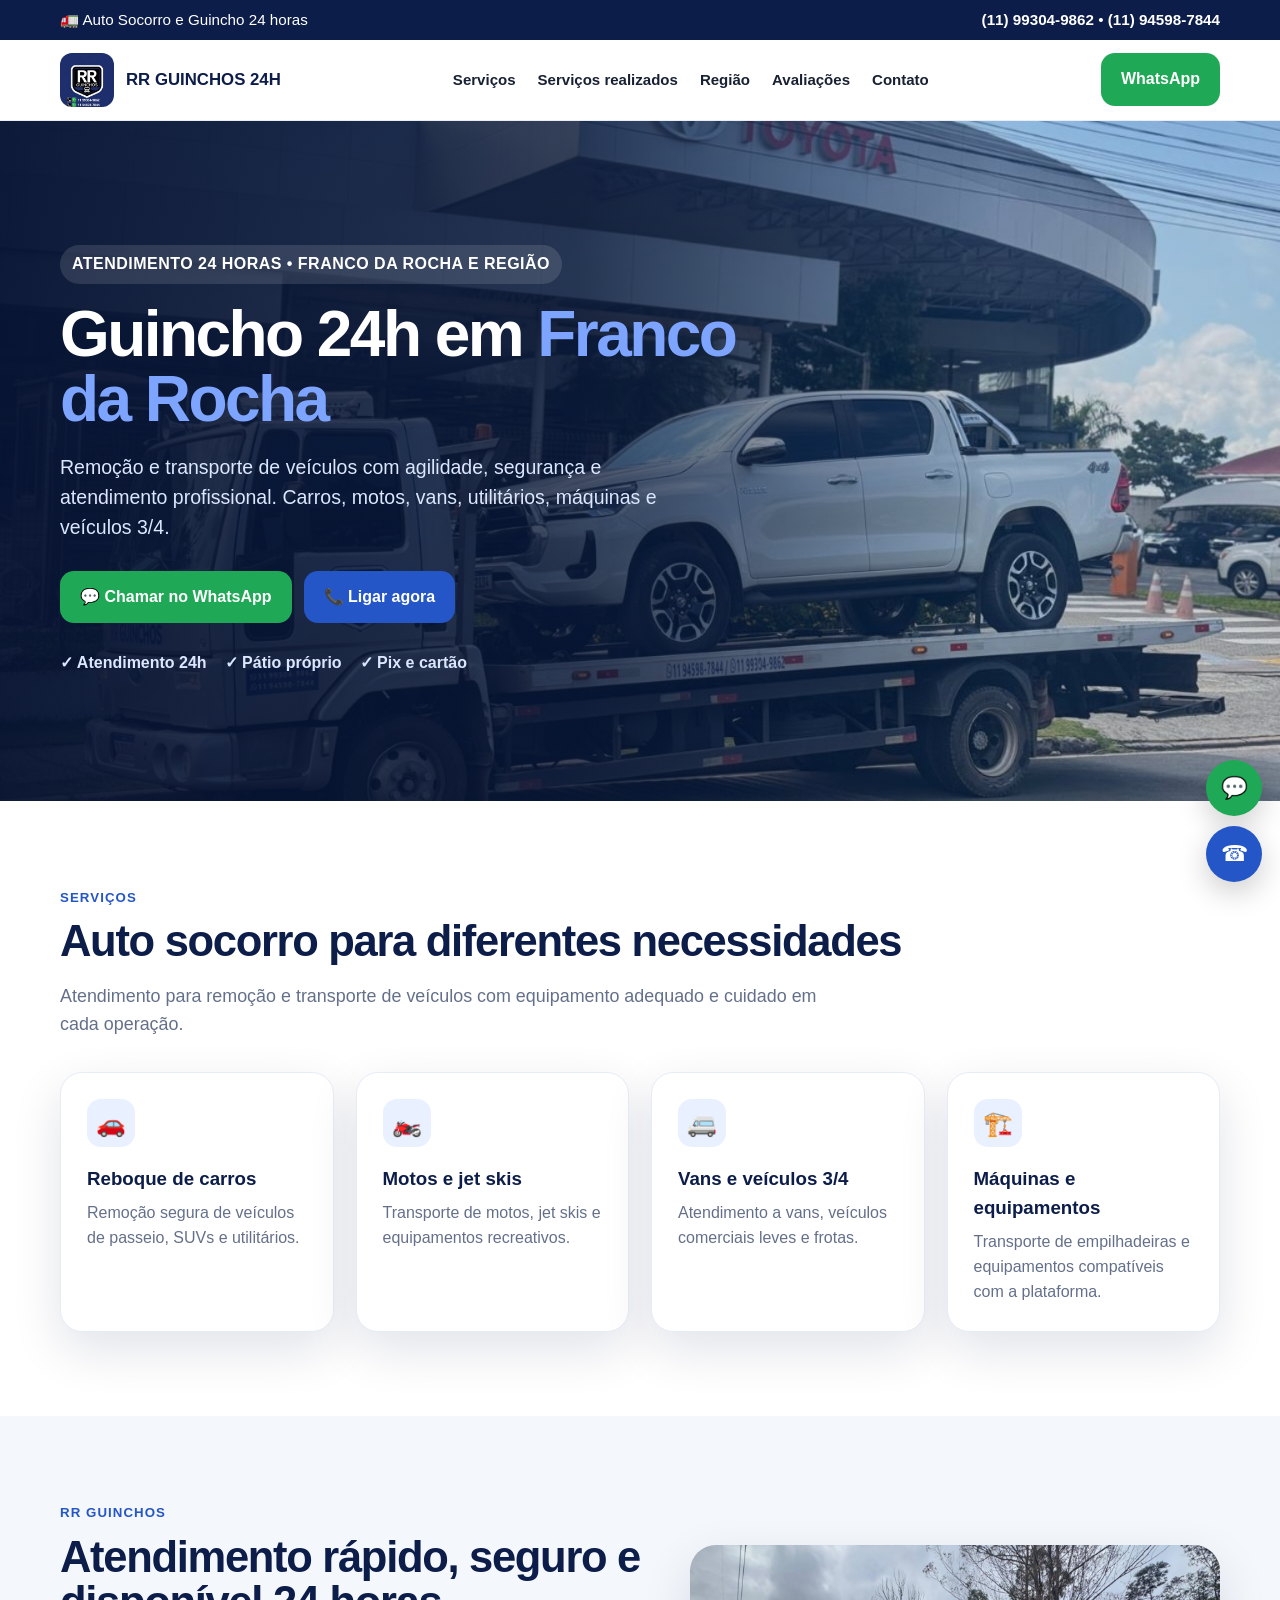
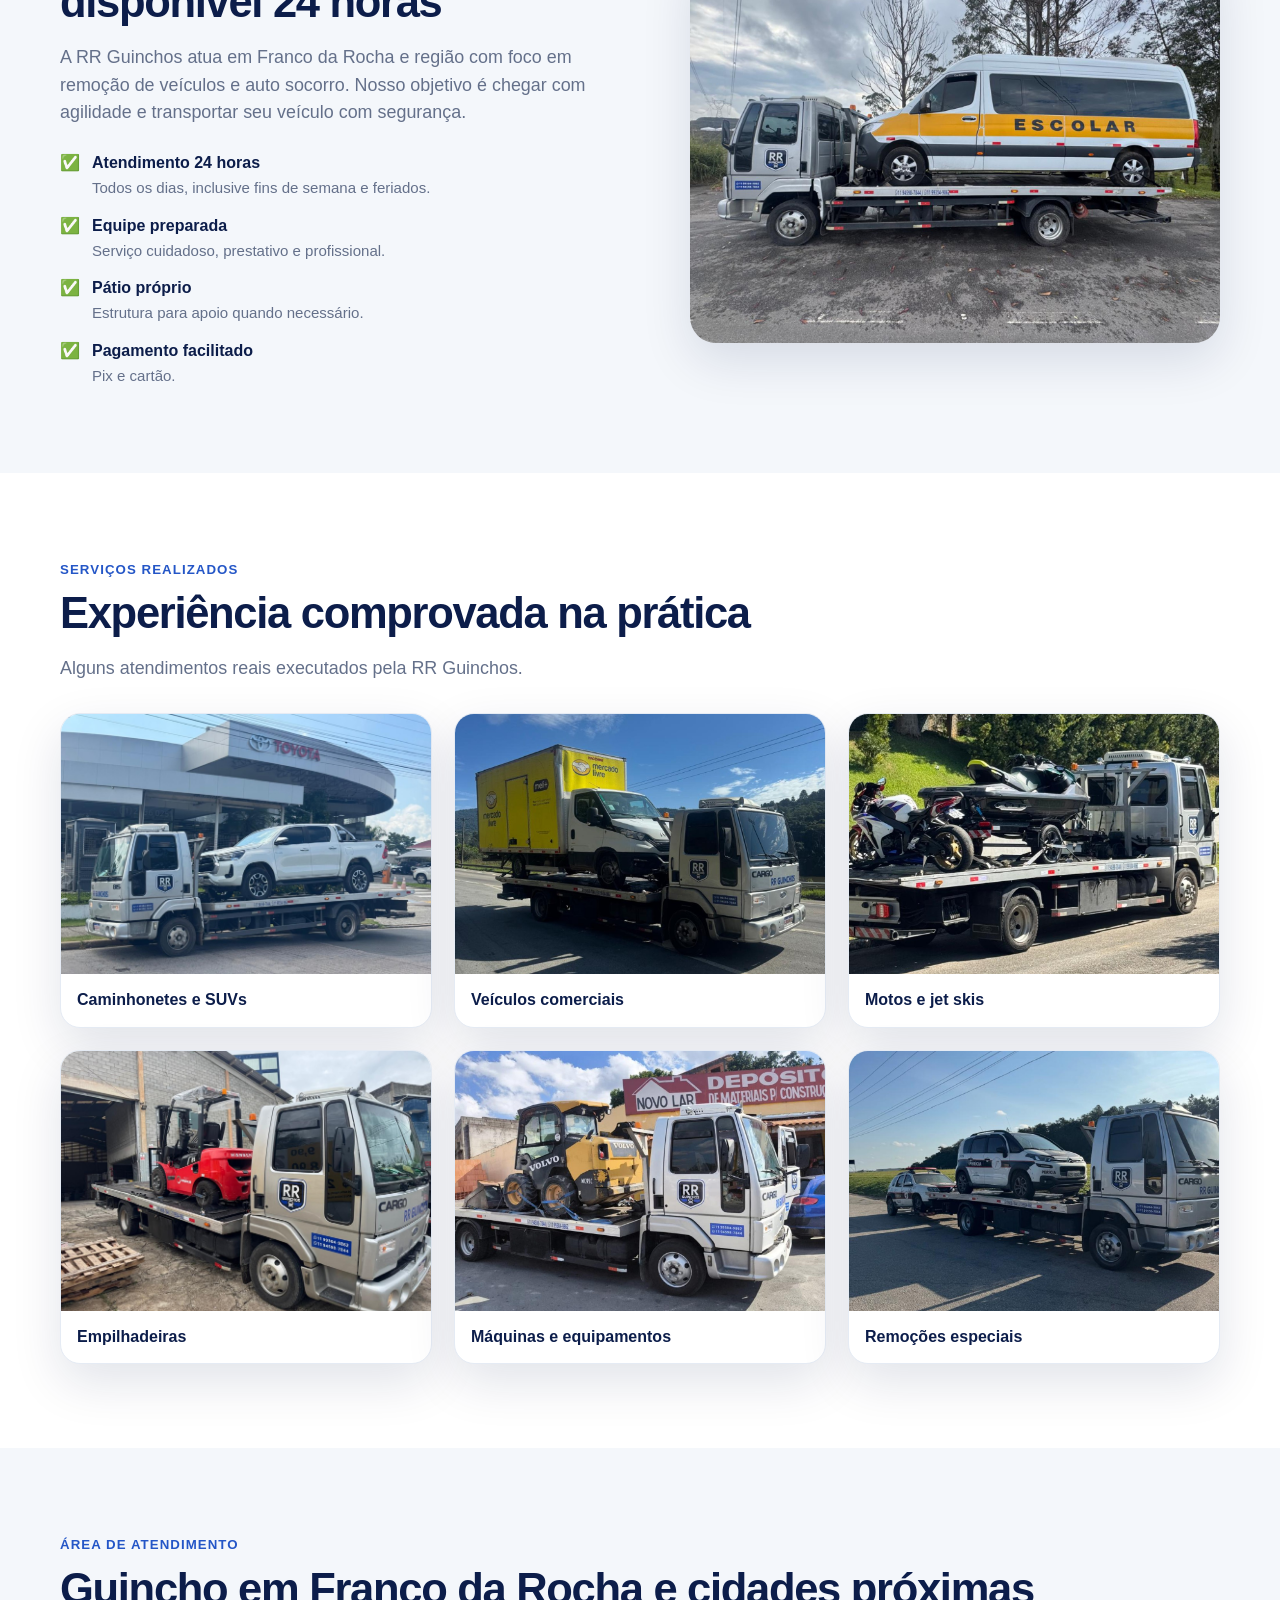
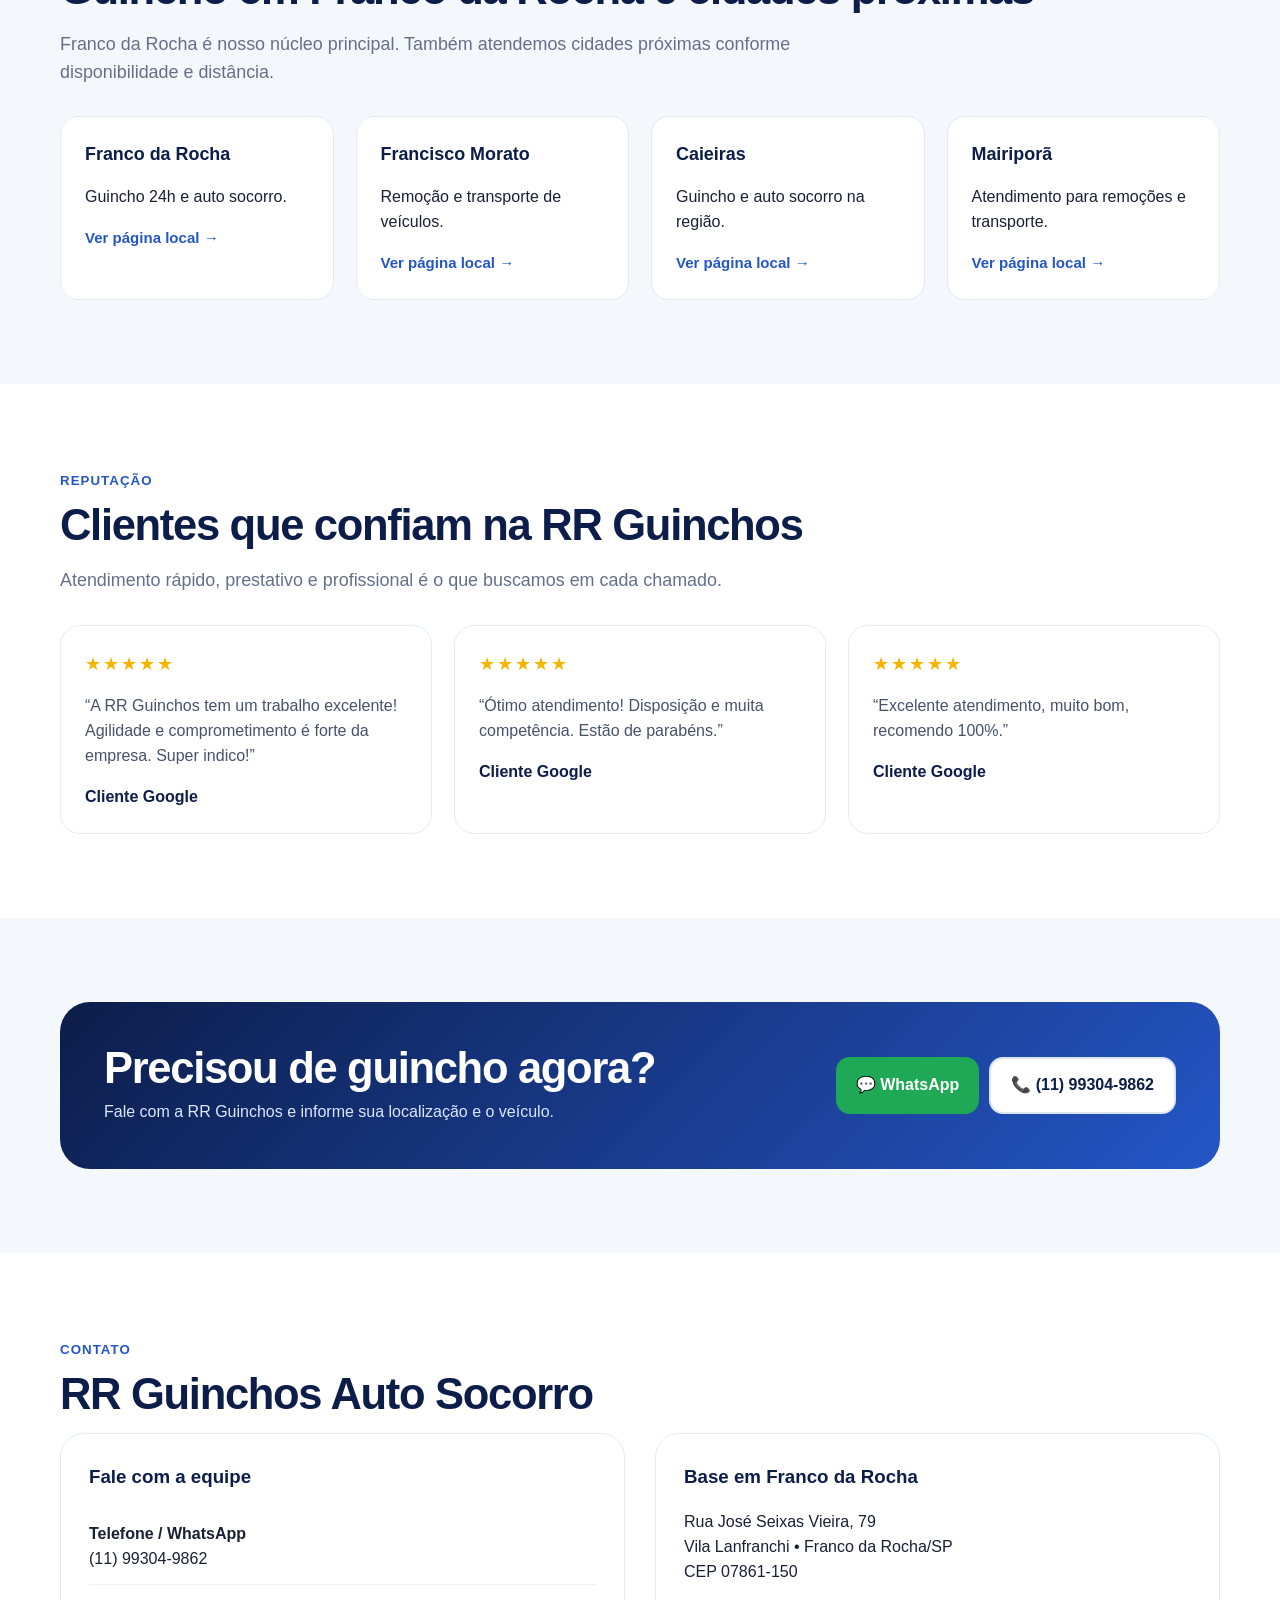
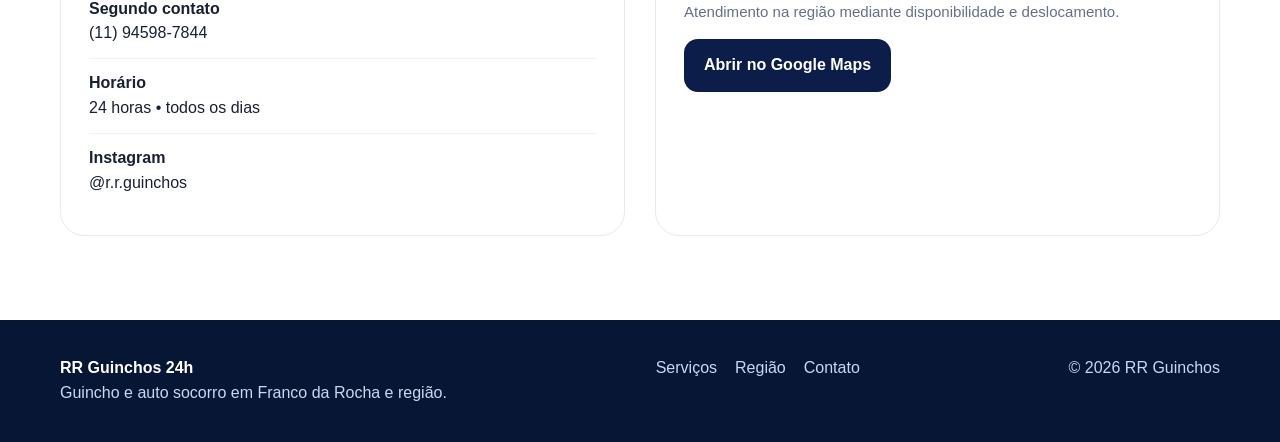
<file: index.html>
<!doctype html><html lang="pt-BR"><head><meta charset="utf-8"><meta name="viewport" content="width=device-width,initial-scale=1"><title>Guincho 24h em Franco da Rocha | RR Guinchos Auto Socorro</title><meta name="description" content="RR Guinchos: guincho 24 horas e auto socorro em Franco da Rocha e região. Remoção de carros, motos, vans, utilitários e veículos 3/4. Ligue ou chame no WhatsApp."><meta name="robots" content="index,follow"><link rel="canonical" href="https://rrguinchos24h.com.br/"><link rel="stylesheet" href="styles.css"><meta property="og:title" content="RR Guinchos 24h | Franco da Rocha e região"><meta property="og:description" content="Guincho e auto socorro 24 horas. Atendimento rápido, seguro e profissional."><meta property="og:image" content="https://rrguinchos24h.com.br/hilux.jpg"><meta property="og:type" content="website"><script type="application/ld+json">{"@context":"https://schema.org","@type":"TowingService","name":"R.R Guinchos Auto socorro","url":"https://rrguinchos24h.com.br/","telephone":["+55 11 99304-9862","+55 11 94598-7844"],"image":"https://rrguinchos24h.com.br/hilux.jpg","priceRange":"$$","openingHours":"Mo-Su 00:00-23:59","areaServed":["Franco da Rocha","Francisco Morato","Caieiras","Mairiporã"],"address":{"@type":"PostalAddress","streetAddress":"Rua José Seixas Vieira, 79 - Vila Lanfranchi","addressLocality":"Franco da Rocha","addressRegion":"SP","postalCode":"07861-150","addressCountry":"BR"},"sameAs":["https://www.instagram.com/r.r.guinchos"]}</script>
<!-- Google Ads: tag principal para acompanhamento de conversões -->
<script async src="https://www.googletagmanager.com/gtag/js?id=AW-18556802534"></script>
<script>
  window.dataLayer = window.dataLayer || [];
  function gtag() { dataLayer.push(arguments); }
  gtag('js', new Date());
  gtag('config', 'AW-18556802534');
</script>

<!-- Google Ads: conversao por clique no WhatsApp -->
<script>
  // Abre o WhatsApp apos o Google receber o evento ou depois do tempo limite.
  // Em caso de falha da tag, o cliente continua tendo acesso ao WhatsApp.
  function gtag_report_conversion(url) {
    var navigated = false;
    var fallbackTimer;
    var navigate = function () {
      if (navigated) return;
      navigated = true;
      window.clearTimeout(fallbackTimer);
      window.location.assign(url);
    };
    fallbackTimer = window.setTimeout(navigate, 1800);
    try {
      if (typeof window.gtag === 'function') {
        window.gtag('event', 'conversion', {
          'send_to': 'AW-18556802534/yNG6CKWg_LIdEOaryZBF',
          'value': 1.0,
          'currency': 'BRL',
          'event_callback': navigate,
          'event_timeout': 1500
        });
      } else {
        navigate();
      }
    } catch (error) {
      navigate();
    }
    return false;
  }
</script>
</head><body>
<div class="topbar"><div class="container"><span>🚛 Auto Socorro e Guincho 24 horas</span><span><a href="tel:+5511993049862">(11) 99304-9862</a> • <a href="tel:+5511945987844">(11) 94598-7844</a></span></div></div>
<header><div class="container nav"><a class="brand" href="#inicio"><img src="logo.jpg" alt="Logo RR Guinchos"><span>RR GUINCHOS 24H</span></a><nav class="menu"><a href="#servicos">Serviços</a><a href="#frota">Serviços realizados</a><a href="#regiao">Região</a><a href="#avaliacoes">Avaliações</a><a href="#contato">Contato</a></nav><a class="btn btn-whats" href="https://wa.me/5511993049862?text=Olá%2C%20preciso%20de%20um%20guincho." rel="noopener" onclick="return gtag_report_conversion(this.href);">WhatsApp</a></div></header>
<main id="inicio"><section class="hero"><div class="container"><div class="hero-copy"><div class="eyebrow">ATENDIMENTO 24 HORAS • FRANCO DA ROCHA E REGIÃO</div><h1>Guincho 24h em <span>Franco da Rocha</span></h1><p>Remoção e transporte de veículos com agilidade, segurança e atendimento profissional. Carros, motos, vans, utilitários, máquinas e veículos 3/4.</p><div class="hero-actions"><a class="btn btn-whats" href="https://wa.me/5511993049862?text=Olá%2C%20preciso%20de%20um%20guincho." rel="noopener" onclick="return gtag_report_conversion(this.href);">💬 Chamar no WhatsApp</a><a class="btn btn-primary" href="tel:+5511993049862">📞 Ligar agora</a></div><div class="hero-trust"><span>✓ Atendimento 24h</span><span>✓ Pátio próprio</span><span>✓ Pix e cartão</span></div></div></div></section>
<section id="servicos" class="section"><div class="container"><span class="kicker">Serviços</span><h2>Auto socorro para diferentes necessidades</h2><p class="lead">Atendimento para remoção e transporte de veículos com equipamento adequado e cuidado em cada operação.</p><div class="grid cards"><article class="card"><div class="icon">🚗</div><h3>Reboque de carros</h3><p>Remoção segura de veículos de passeio, SUVs e utilitários.</p></article><article class="card"><div class="icon">🏍️</div><h3>Motos e jet skis</h3><p>Transporte de motos, jet skis e equipamentos recreativos.</p></article><article class="card"><div class="icon">🚐</div><h3>Vans e veículos 3/4</h3><p>Atendimento a vans, veículos comerciais leves e frotas.</p></article><article class="card"><div class="icon">🏗️</div><h3>Máquinas e equipamentos</h3><p>Transporte de empilhadeiras e equipamentos compatíveis com a plataforma.</p></article></div></div></section>
<section class="section alt"><div class="container split"><div><span class="kicker">RR Guinchos</span><h2>Atendimento rápido, seguro e disponível 24 horas</h2><p class="lead">A RR Guinchos atua em Franco da Rocha e região com foco em remoção de veículos e auto socorro. Nosso objetivo é chegar com agilidade e transportar seu veículo com segurança.</p><div class="checklist"><div class="check">✅ <div><b>Atendimento 24 horas</b><br><span class="small">Todos os dias, inclusive fins de semana e feriados.</span></div></div><div class="check">✅ <div><b>Equipe preparada</b><br><span class="small">Serviço cuidadoso, prestativo e profissional.</span></div></div><div class="check">✅ <div><b>Pátio próprio</b><br><span class="small">Estrutura para apoio quando necessário.</span></div></div><div class="check">✅ <div><b>Pagamento facilitado</b><br><span class="small">Pix e cartão.</span></div></div></div></div><img src="van-escolar.jpg" alt="Guincho RR transportando van em atendimento"></div></section>
<section id="frota" class="section"><div class="container"><span class="kicker">Serviços realizados</span><h2>Experiência comprovada na prática</h2><p class="lead">Alguns atendimentos reais executados pela RR Guinchos.</p><div class="grid gallery"><figure><img src="hilux.jpg" alt="Guincho RR transportando Toyota Hilux"><figcaption>Caminhonetes e SUVs</figcaption></figure><figure><img src="caminhao-mercado-livre.jpg" alt="Guincho RR transportando veículo comercial"><figcaption>Veículos comerciais</figcaption></figure><figure><img src="moto-jet-ski.jpg" alt="Guincho RR transportando moto e jet ski"><figcaption>Motos e jet skis</figcaption></figure><figure><img src="empilhadeira.jpg" alt="Guincho RR transportando empilhadeira"><figcaption>Empilhadeiras</figcaption></figure><figure><img src="maquina.jpg" alt="Guincho RR transportando máquina"><figcaption>Máquinas e equipamentos</figcaption></figure><figure><img src="pericia.jpg" alt="Guincho RR transportando veículos"><figcaption>Remoções especiais</figcaption></figure></div></div></section>
<section id="regiao" class="section alt"><div class="container"><span class="kicker">Área de atendimento</span><h2>Guincho em Franco da Rocha e cidades próximas</h2><p class="lead">Franco da Rocha é nosso núcleo principal. Também atendemos cidades próximas conforme disponibilidade e distância.</p><div class="grid cities"><div class="city"><strong>Franco da Rocha</strong><p>Guincho 24h e auto socorro.</p><a href="guincho-franco-da-rocha.html">Ver página local →</a></div><div class="city"><strong>Francisco Morato</strong><p>Remoção e transporte de veículos.</p><a href="guincho-francisco-morato.html">Ver página local →</a></div><div class="city"><strong>Caieiras</strong><p>Guincho e auto socorro na região.</p><a href="guincho-caieiras.html">Ver página local →</a></div><div class="city"><strong>Mairiporã</strong><p>Atendimento para remoções e transporte.</p><a href="guincho-mairipora.html">Ver página local →</a></div></div></div></section>
<section id="avaliacoes" class="section"><div class="container"><span class="kicker">Reputação</span><h2>Clientes que confiam na RR Guinchos</h2><p class="lead">Atendimento rápido, prestativo e profissional é o que buscamos em cada chamado.</p><div class="grid reviews"><article class="review"><div class="stars">★★★★★</div><p>“A RR Guinchos tem um trabalho excelente! Agilidade e comprometimento é forte da empresa. Super indico!”</p><strong>Cliente Google</strong></article><article class="review"><div class="stars">★★★★★</div><p>“Ótimo atendimento! Disposição e muita competência. Estão de parabéns.”</p><strong>Cliente Google</strong></article><article class="review"><div class="stars">★★★★★</div><p>“Excelente atendimento, muito bom, recomendo 100%.”</p><strong>Cliente Google</strong></article></div></div></section>
<section class="section alt"><div class="container"><div class="cta"><div><h2>Precisou de guincho agora?</h2><p>Fale com a RR Guinchos e informe sua localização e o veículo.</p></div><div class="cta-actions"><a class="btn btn-whats" href="https://wa.me/5511993049862?text=Olá%2C%20preciso%20de%20um%20guincho." rel="noopener" onclick="return gtag_report_conversion(this.href);">💬 WhatsApp</a><a class="btn btn-outline" href="tel:+5511993049862">📞 (11) 99304-9862</a></div></div></div></section>
<section id="contato" class="section"><div class="container"><span class="kicker">Contato</span><h2>RR Guinchos Auto Socorro</h2><div class="grid contact-grid"><div class="contact-box"><h3>Fale com a equipe</h3><div class="contact-line"><b>Telefone / WhatsApp</b><br><a href="tel:+5511993049862">(11) 99304-9862</a></div><div class="contact-line"><b>Segundo contato</b><br><a href="tel:+5511945987844">(11) 94598-7844</a></div><div class="contact-line"><b>Horário</b><br>24 horas • todos os dias</div><div class="contact-line"><b>Instagram</b><br><a href="https://www.instagram.com/r.r.guinchos" target="_blank" rel="noopener">@r.r.guinchos</a></div></div><div class="contact-box"><h3>Base em Franco da Rocha</h3><p>Rua José Seixas Vieira, 79<br>Vila Lanfranchi • Franco da Rocha/SP<br>CEP 07861-150</p><p class="small">Atendimento na região mediante disponibilidade e deslocamento.</p><a class="btn btn-dark" href="https://www.google.com/maps/search/?api=1&query=R.R+Guinchos+Auto+socorro+Franco+da+Rocha" target="_blank" rel="noopener">Abrir no Google Maps</a></div></div></div></section></main>
<footer><div class="container footer-row"><div><strong>RR Guinchos 24h</strong><br><span>Guincho e auto socorro em Franco da Rocha e região.</span></div><div class="footer-links"><a href="#servicos">Serviços</a><a href="#regiao">Região</a><a href="#contato">Contato</a></div><div>© 2026 RR Guinchos</div></div></footer>
<div class="floating"><a class="wa" aria-label="WhatsApp" href="https://wa.me/5511993049862?text=Olá%2C%20preciso%20de%20um%20guincho." onclick="return gtag_report_conversion(this.href);">💬</a><a class="ph" aria-label="Ligar" href="tel:+5511993049862">☎</a></div></body></html>
</file>
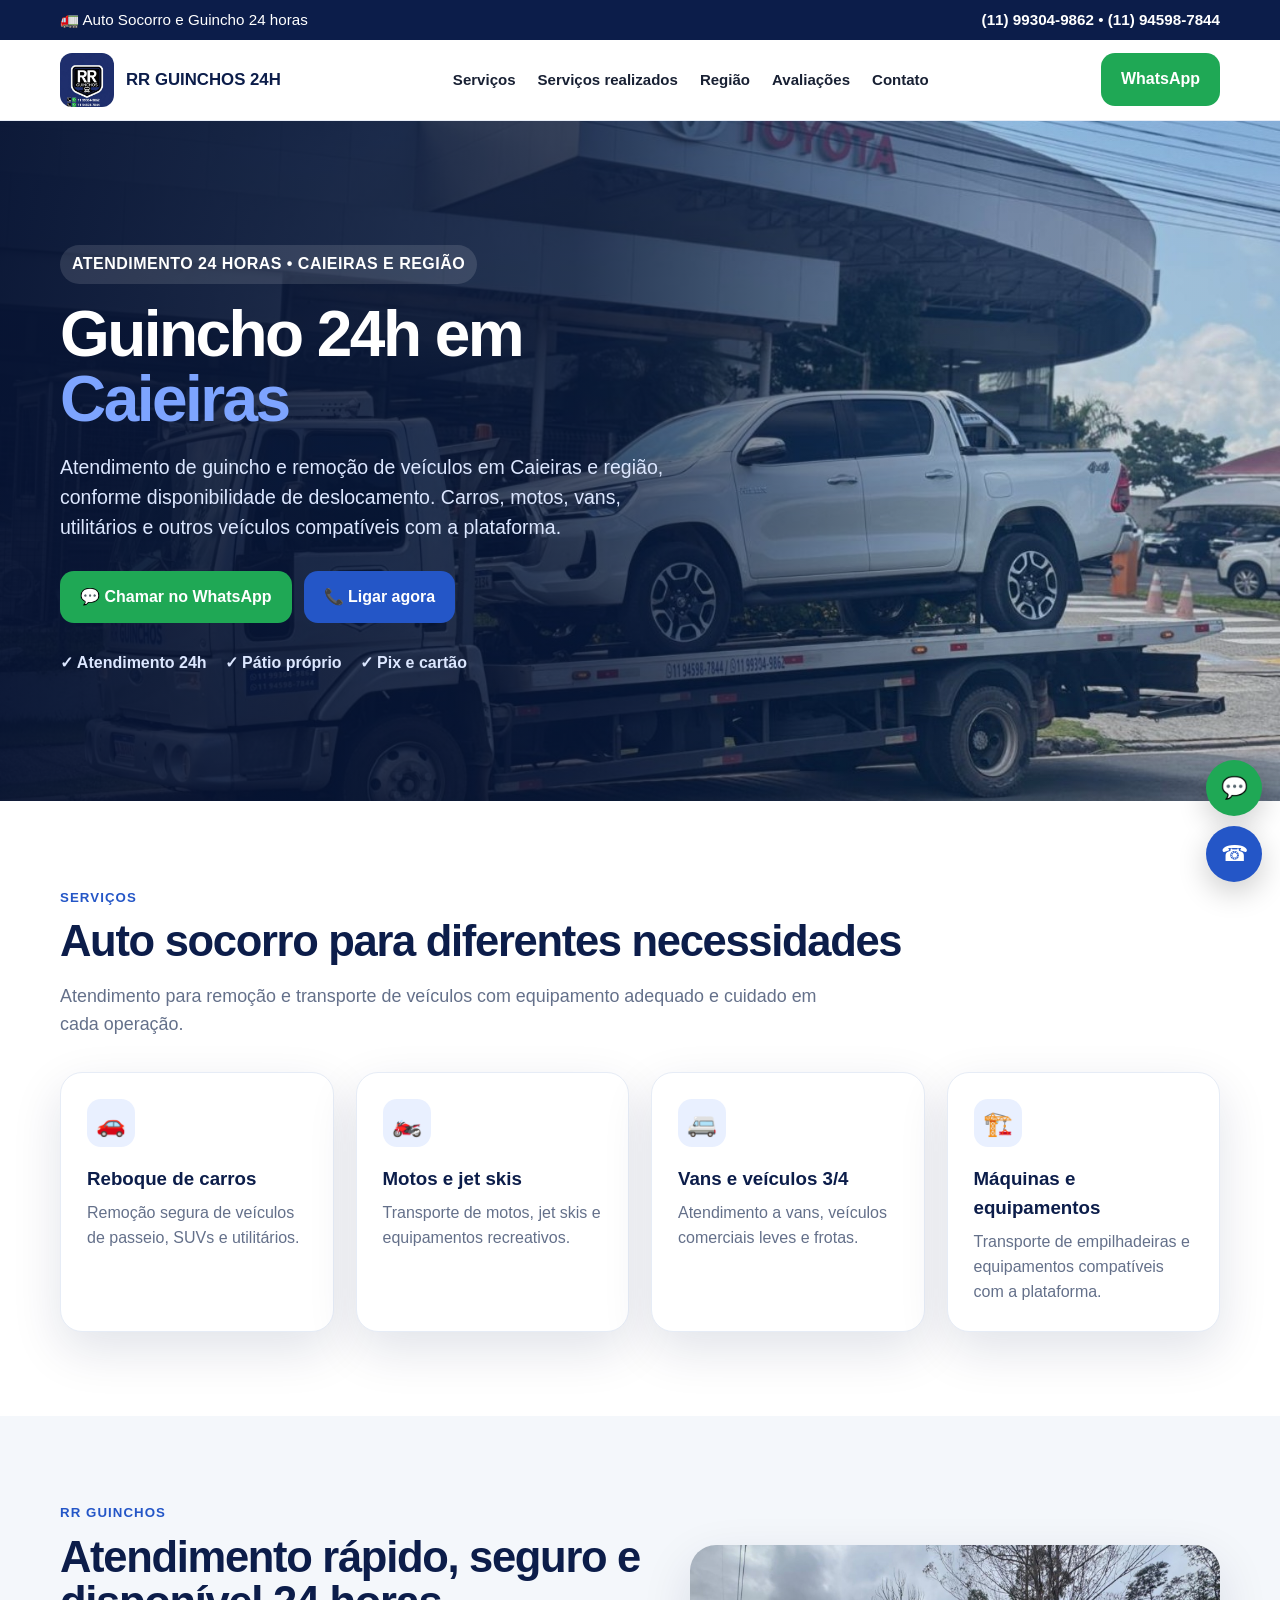
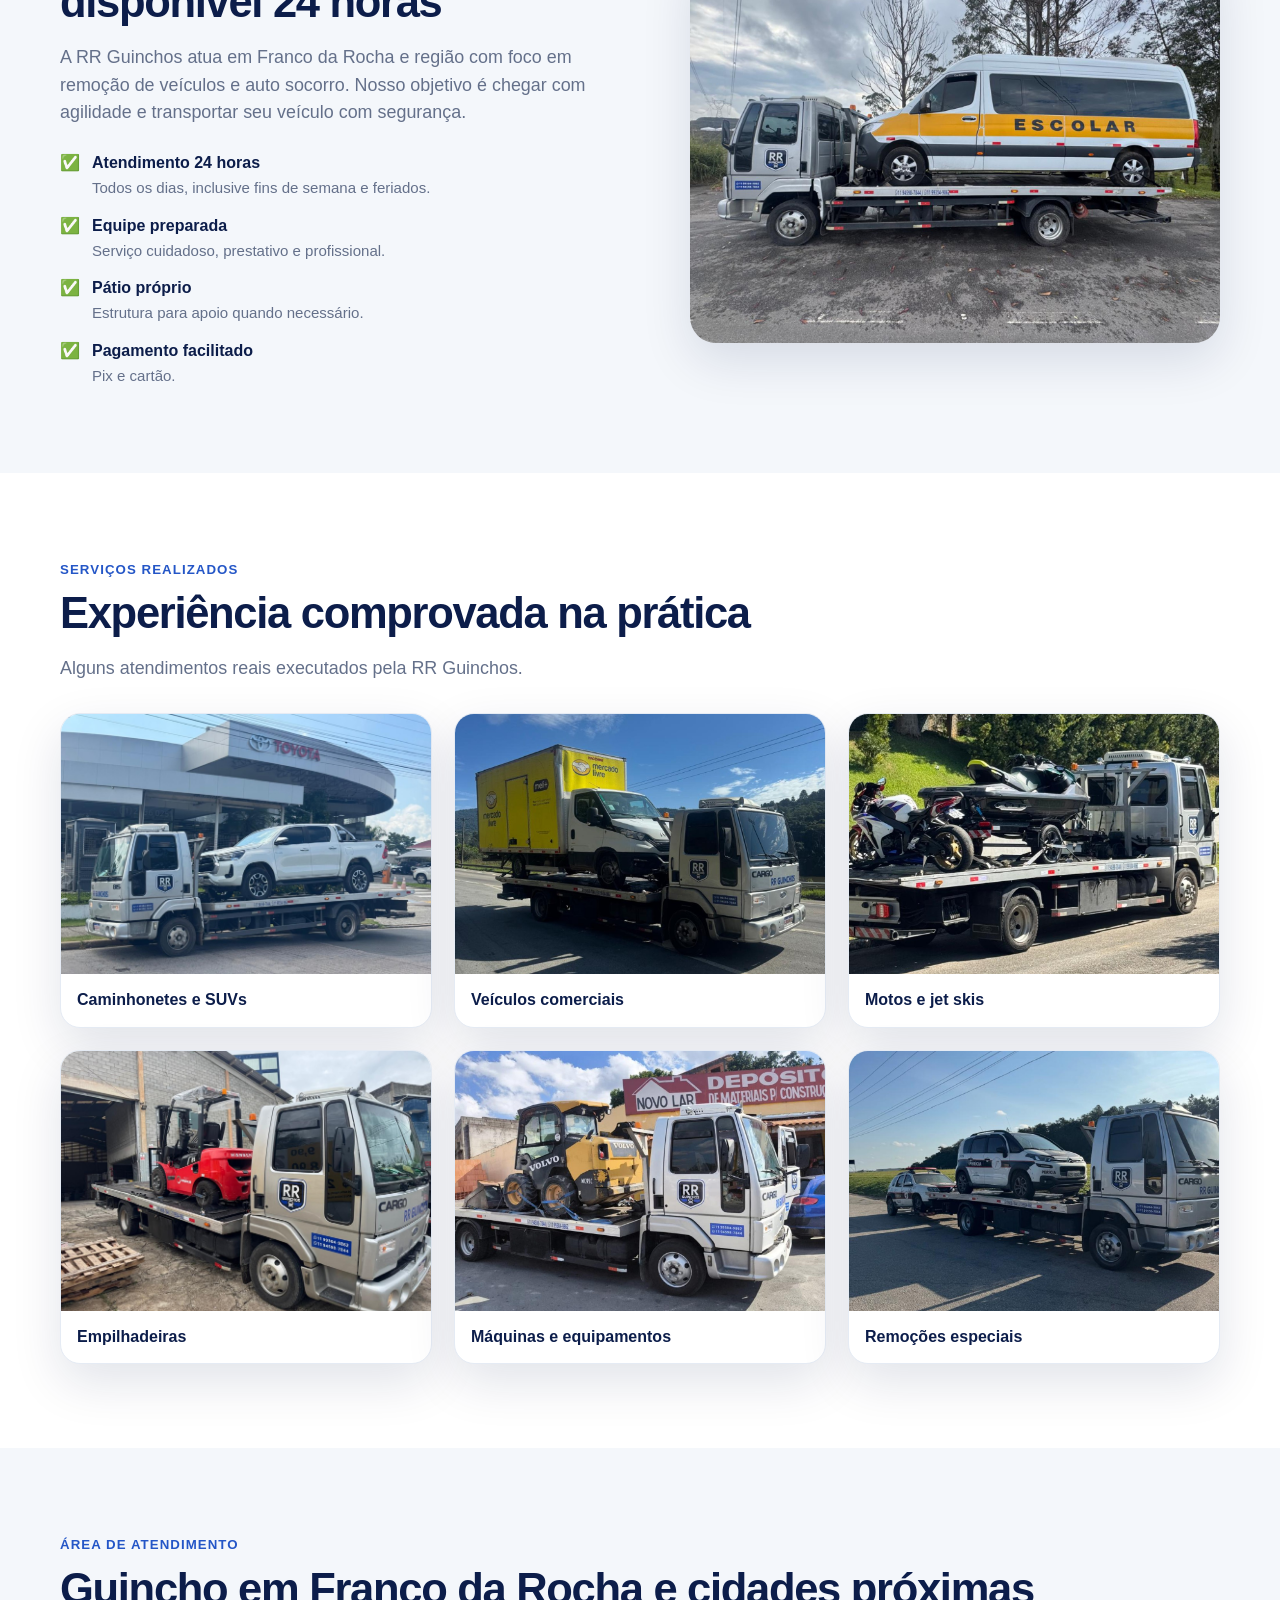
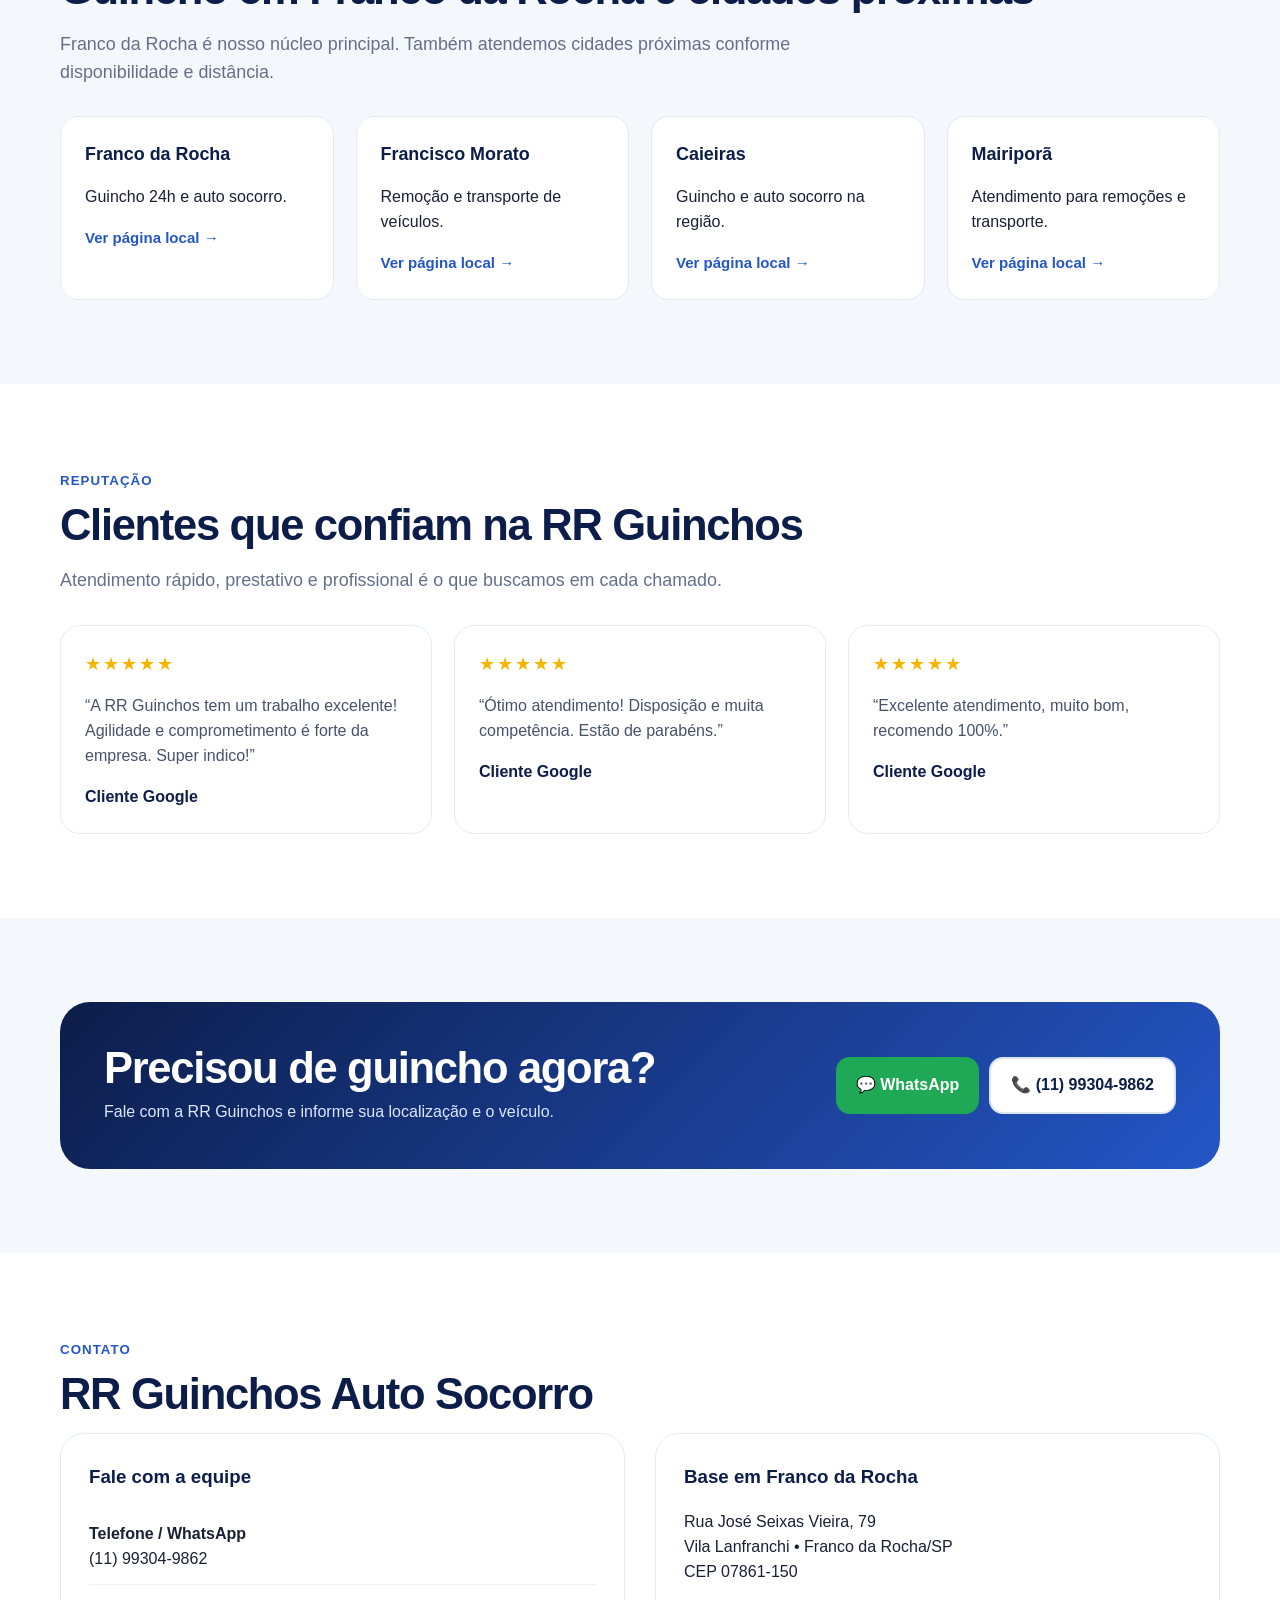
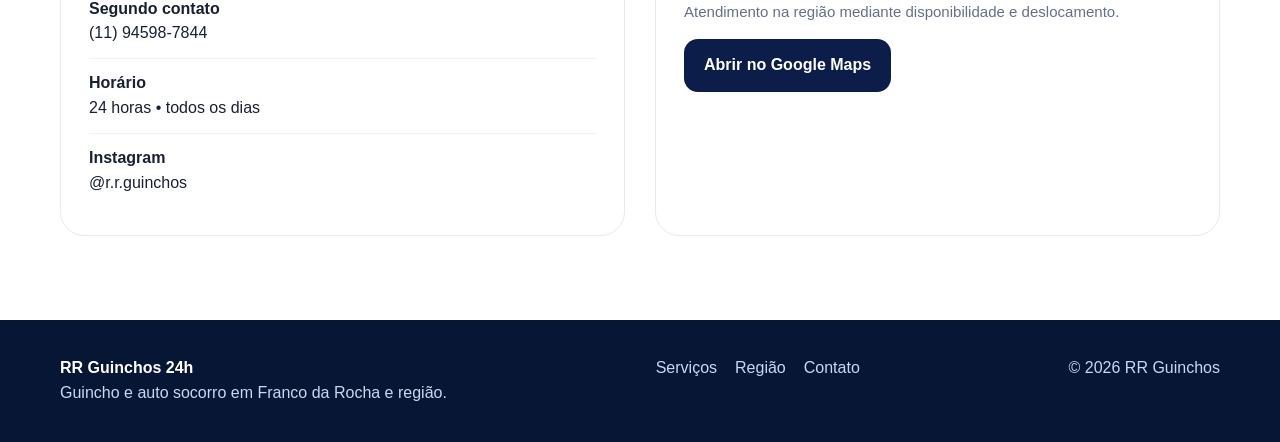
<file: guincho-caieiras.html>
<!doctype html><html lang="pt-BR"><head><meta charset="utf-8"><meta name="viewport" content="width=device-width,initial-scale=1"><title>Guincho em Caieiras | RR Guinchos 24h</title><meta name="description" content="Guincho e auto socorro em Caieiras e região, conforme disponibilidade. Atendimento RR Guinchos 24h."><meta name="robots" content="index,follow"><link rel="canonical" href="https://rrguinchos24h.com.br/guincho-caieiras.html"><link rel="stylesheet" href="styles.css"><meta property="og:title" content="RR Guinchos 24h | Franco da Rocha e região"><meta property="og:description" content="Guincho e auto socorro 24 horas. Atendimento rápido, seguro e profissional."><meta property="og:image" content="https://rrguinchos24h.com.br/hilux.jpg"><meta property="og:type" content="website"><script type="application/ld+json">{"@context":"https://schema.org","@type":"TowingService","name":"R.R Guinchos Auto socorro","url":"https://rrguinchos24h.com.br/","telephone":["+55 11 99304-9862","+55 11 94598-7844"],"image":"https://rrguinchos24h.com.br/hilux.jpg","priceRange":"$$","openingHours":"Mo-Su 00:00-23:59","areaServed":["Franco da Rocha","Francisco Morato","Caieiras","Mairiporã"],"address":{"@type":"PostalAddress","streetAddress":"Rua José Seixas Vieira, 79 - Vila Lanfranchi","addressLocality":"Franco da Rocha","addressRegion":"SP","postalCode":"07861-150","addressCountry":"BR"},"sameAs":["https://www.instagram.com/r.r.guinchos"]}</script>
<!-- Google Ads: tag principal para acompanhamento de conversões -->
<script async src="https://www.googletagmanager.com/gtag/js?id=AW-18556802534"></script>
<script>
  window.dataLayer = window.dataLayer || [];
  function gtag() { dataLayer.push(arguments); }
  gtag('js', new Date());
  gtag('config', 'AW-18556802534');
</script>

<!-- Google Ads: conversao por clique no WhatsApp -->
<script>
  // Abre o WhatsApp apos o Google receber o evento ou depois do tempo limite.
  // Em caso de falha da tag, o cliente continua tendo acesso ao WhatsApp.
  function gtag_report_conversion(url) {
    var navigated = false;
    var fallbackTimer;
    var navigate = function () {
      if (navigated) return;
      navigated = true;
      window.clearTimeout(fallbackTimer);
      window.location.assign(url);
    };
    fallbackTimer = window.setTimeout(navigate, 1800);
    try {
      if (typeof window.gtag === 'function') {
        window.gtag('event', 'conversion', {
          'send_to': 'AW-18556802534/yNG6CKWg_LIdEOaryZBF',
          'value': 1.0,
          'currency': 'BRL',
          'event_callback': navigate,
          'event_timeout': 1500
        });
      } else {
        navigate();
      }
    } catch (error) {
      navigate();
    }
    return false;
  }
</script>
</head><body>
<div class="topbar"><div class="container"><span>🚛 Auto Socorro e Guincho 24 horas</span><span><a href="tel:+5511993049862">(11) 99304-9862</a> • <a href="tel:+5511945987844">(11) 94598-7844</a></span></div></div>
<header><div class="container nav"><a class="brand" href="#inicio"><img src="logo.jpg" alt="Logo RR Guinchos"><span>RR GUINCHOS 24H</span></a><nav class="menu"><a href="#servicos">Serviços</a><a href="#frota">Serviços realizados</a><a href="#regiao">Região</a><a href="#avaliacoes">Avaliações</a><a href="#contato">Contato</a></nav><a class="btn btn-whats" href="https://wa.me/5511993049862?text=Olá%2C%20preciso%20de%20um%20guincho." rel="noopener" onclick="return gtag_report_conversion(this.href);">WhatsApp</a></div></header>
<main id="inicio"><section class="hero"><div class="container"><div class="hero-copy"><div class="eyebrow">ATENDIMENTO 24 HORAS • CAIEIRAS E REGIÃO</div><h1>Guincho 24h em <span>Caieiras</span></h1><p>Atendimento de guincho e remoção de veículos em Caieiras e região, conforme disponibilidade de deslocamento. Carros, motos, vans, utilitários e outros veículos compatíveis com a plataforma.</p><div class="hero-actions"><a class="btn btn-whats" href="https://wa.me/5511993049862?text=Olá%2C%20preciso%20de%20um%20guincho." rel="noopener" onclick="return gtag_report_conversion(this.href);">💬 Chamar no WhatsApp</a><a class="btn btn-primary" href="tel:+5511993049862">📞 Ligar agora</a></div><div class="hero-trust"><span>✓ Atendimento 24h</span><span>✓ Pátio próprio</span><span>✓ Pix e cartão</span></div></div></div></section>
<section id="servicos" class="section"><div class="container"><span class="kicker">Serviços</span><h2>Auto socorro para diferentes necessidades</h2><p class="lead">Atendimento para remoção e transporte de veículos com equipamento adequado e cuidado em cada operação.</p><div class="grid cards"><article class="card"><div class="icon">🚗</div><h3>Reboque de carros</h3><p>Remoção segura de veículos de passeio, SUVs e utilitários.</p></article><article class="card"><div class="icon">🏍️</div><h3>Motos e jet skis</h3><p>Transporte de motos, jet skis e equipamentos recreativos.</p></article><article class="card"><div class="icon">🚐</div><h3>Vans e veículos 3/4</h3><p>Atendimento a vans, veículos comerciais leves e frotas.</p></article><article class="card"><div class="icon">🏗️</div><h3>Máquinas e equipamentos</h3><p>Transporte de empilhadeiras e equipamentos compatíveis com a plataforma.</p></article></div></div></section>
<section class="section alt"><div class="container split"><div><span class="kicker">RR Guinchos</span><h2>Atendimento rápido, seguro e disponível 24 horas</h2><p class="lead">A RR Guinchos atua em Franco da Rocha e região com foco em remoção de veículos e auto socorro. Nosso objetivo é chegar com agilidade e transportar seu veículo com segurança.</p><div class="checklist"><div class="check">✅ <div><b>Atendimento 24 horas</b><br><span class="small">Todos os dias, inclusive fins de semana e feriados.</span></div></div><div class="check">✅ <div><b>Equipe preparada</b><br><span class="small">Serviço cuidadoso, prestativo e profissional.</span></div></div><div class="check">✅ <div><b>Pátio próprio</b><br><span class="small">Estrutura para apoio quando necessário.</span></div></div><div class="check">✅ <div><b>Pagamento facilitado</b><br><span class="small">Pix e cartão.</span></div></div></div></div><img src="van-escolar.jpg" alt="Guincho RR transportando van em atendimento"></div></section>
<section id="frota" class="section"><div class="container"><span class="kicker">Serviços realizados</span><h2>Experiência comprovada na prática</h2><p class="lead">Alguns atendimentos reais executados pela RR Guinchos.</p><div class="grid gallery"><figure><img src="hilux.jpg" alt="Guincho RR transportando Toyota Hilux"><figcaption>Caminhonetes e SUVs</figcaption></figure><figure><img src="caminhao-mercado-livre.jpg" alt="Guincho RR transportando veículo comercial"><figcaption>Veículos comerciais</figcaption></figure><figure><img src="moto-jet-ski.jpg" alt="Guincho RR transportando moto e jet ski"><figcaption>Motos e jet skis</figcaption></figure><figure><img src="empilhadeira.jpg" alt="Guincho RR transportando empilhadeira"><figcaption>Empilhadeiras</figcaption></figure><figure><img src="maquina.jpg" alt="Guincho RR transportando máquina"><figcaption>Máquinas e equipamentos</figcaption></figure><figure><img src="pericia.jpg" alt="Guincho RR transportando veículos"><figcaption>Remoções especiais</figcaption></figure></div></div></section>
<section id="regiao" class="section alt"><div class="container"><span class="kicker">Área de atendimento</span><h2>Guincho em Franco da Rocha e cidades próximas</h2><p class="lead">Franco da Rocha é nosso núcleo principal. Também atendemos cidades próximas conforme disponibilidade e distância.</p><div class="grid cities"><div class="city"><strong>Franco da Rocha</strong><p>Guincho 24h e auto socorro.</p><a href="guincho-franco-da-rocha.html">Ver página local →</a></div><div class="city"><strong>Francisco Morato</strong><p>Remoção e transporte de veículos.</p><a href="guincho-francisco-morato.html">Ver página local →</a></div><div class="city"><strong>Caieiras</strong><p>Guincho e auto socorro na região.</p><a href="guincho-caieiras.html">Ver página local →</a></div><div class="city"><strong>Mairiporã</strong><p>Atendimento para remoções e transporte.</p><a href="guincho-mairipora.html">Ver página local →</a></div></div></div></section>
<section id="avaliacoes" class="section"><div class="container"><span class="kicker">Reputação</span><h2>Clientes que confiam na RR Guinchos</h2><p class="lead">Atendimento rápido, prestativo e profissional é o que buscamos em cada chamado.</p><div class="grid reviews"><article class="review"><div class="stars">★★★★★</div><p>“A RR Guinchos tem um trabalho excelente! Agilidade e comprometimento é forte da empresa. Super indico!”</p><strong>Cliente Google</strong></article><article class="review"><div class="stars">★★★★★</div><p>“Ótimo atendimento! Disposição e muita competência. Estão de parabéns.”</p><strong>Cliente Google</strong></article><article class="review"><div class="stars">★★★★★</div><p>“Excelente atendimento, muito bom, recomendo 100%.”</p><strong>Cliente Google</strong></article></div></div></section>
<section class="section alt"><div class="container"><div class="cta"><div><h2>Precisou de guincho agora?</h2><p>Fale com a RR Guinchos e informe sua localização e o veículo.</p></div><div class="cta-actions"><a class="btn btn-whats" href="https://wa.me/5511993049862?text=Olá%2C%20preciso%20de%20um%20guincho." rel="noopener" onclick="return gtag_report_conversion(this.href);">💬 WhatsApp</a><a class="btn btn-outline" href="tel:+5511993049862">📞 (11) 99304-9862</a></div></div></div></section>
<section id="contato" class="section"><div class="container"><span class="kicker">Contato</span><h2>RR Guinchos Auto Socorro</h2><div class="grid contact-grid"><div class="contact-box"><h3>Fale com a equipe</h3><div class="contact-line"><b>Telefone / WhatsApp</b><br><a href="tel:+5511993049862">(11) 99304-9862</a></div><div class="contact-line"><b>Segundo contato</b><br><a href="tel:+5511945987844">(11) 94598-7844</a></div><div class="contact-line"><b>Horário</b><br>24 horas • todos os dias</div><div class="contact-line"><b>Instagram</b><br><a href="https://www.instagram.com/r.r.guinchos" target="_blank" rel="noopener">@r.r.guinchos</a></div></div><div class="contact-box"><h3>Base em Franco da Rocha</h3><p>Rua José Seixas Vieira, 79<br>Vila Lanfranchi • Franco da Rocha/SP<br>CEP 07861-150</p><p class="small">Atendimento na região mediante disponibilidade e deslocamento.</p><a class="btn btn-dark" href="https://www.google.com/maps/search/?api=1&query=R.R+Guinchos+Auto+socorro+Franco+da+Rocha" target="_blank" rel="noopener">Abrir no Google Maps</a></div></div></div></section></main>
<footer><div class="container footer-row"><div><strong>RR Guinchos 24h</strong><br><span>Guincho e auto socorro em Franco da Rocha e região.</span></div><div class="footer-links"><a href="#servicos">Serviços</a><a href="#regiao">Região</a><a href="#contato">Contato</a></div><div>© 2026 RR Guinchos</div></div></footer>
<div class="floating"><a class="wa" aria-label="WhatsApp" href="https://wa.me/5511993049862?text=Olá%2C%20preciso%20de%20um%20guincho." onclick="return gtag_report_conversion(this.href);">💬</a><a class="ph" aria-label="Ligar" href="tel:+5511993049862">☎</a></div></body></html>
</file>
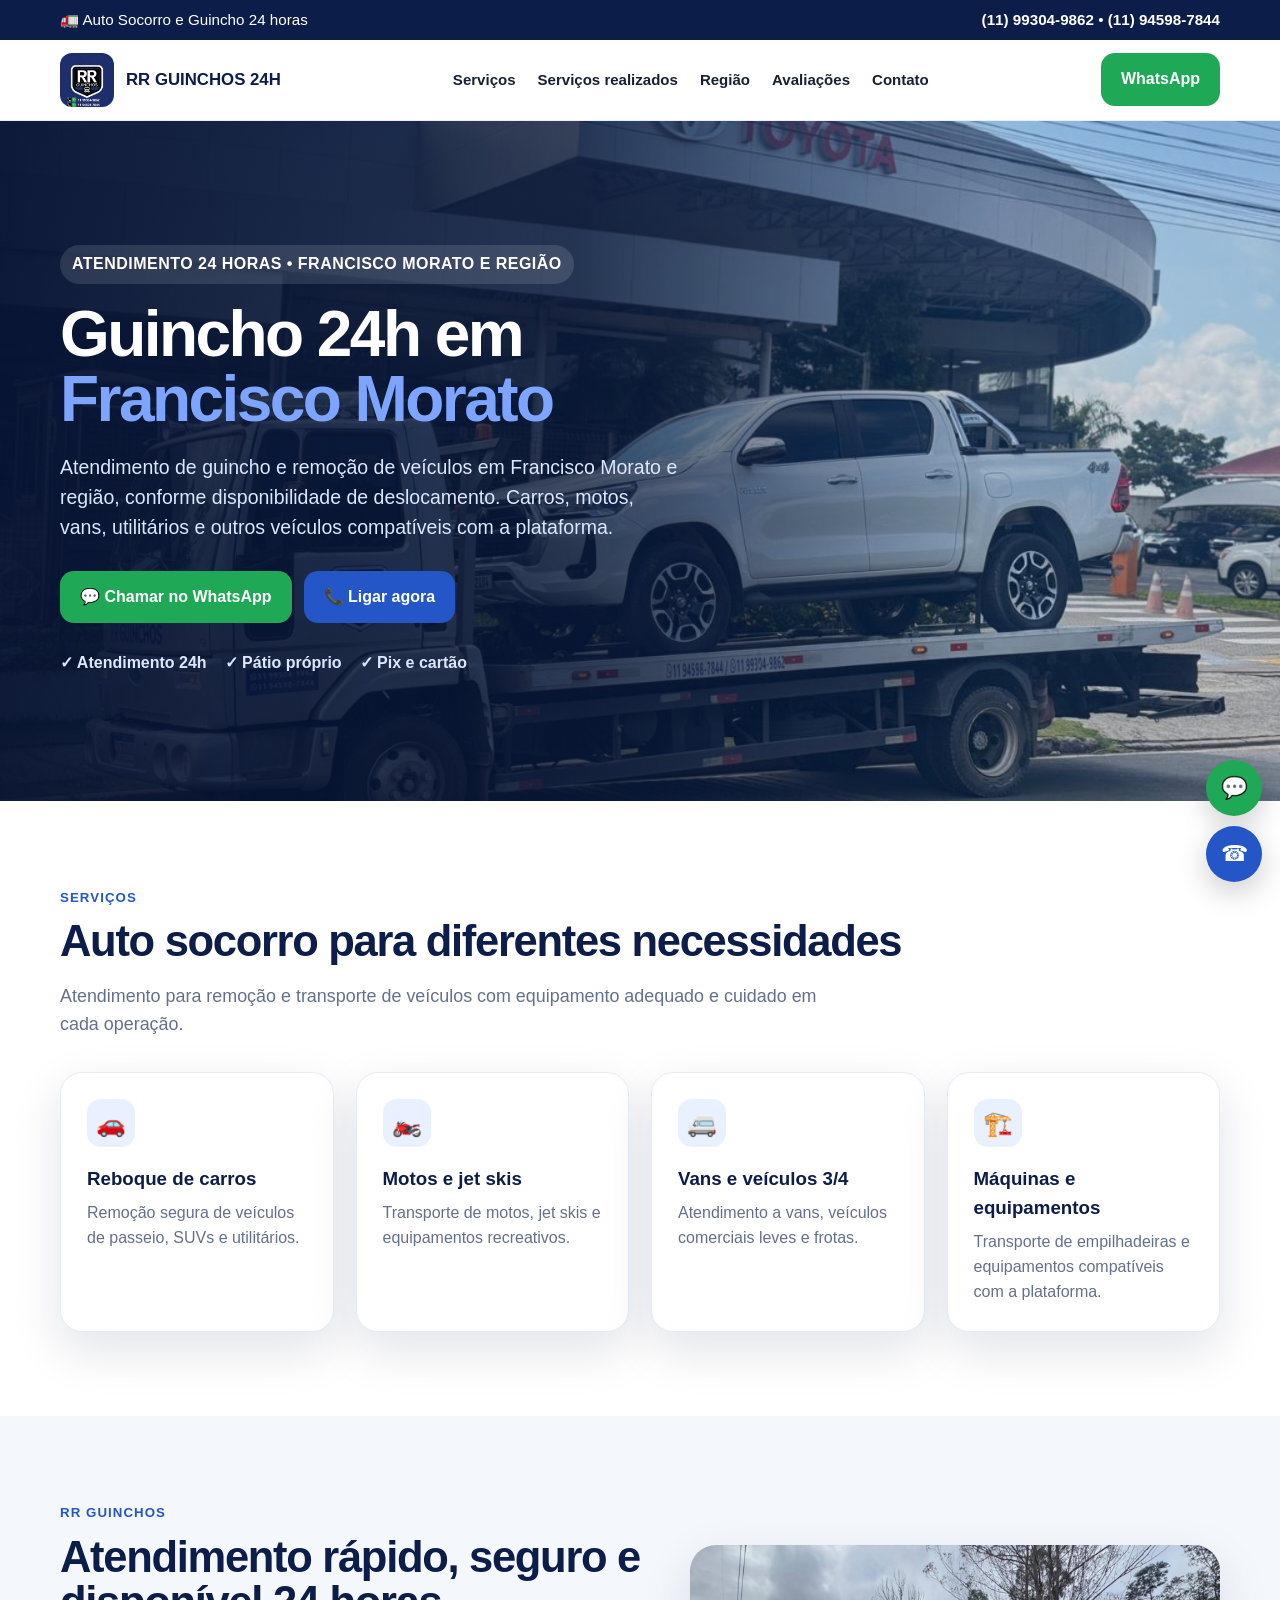
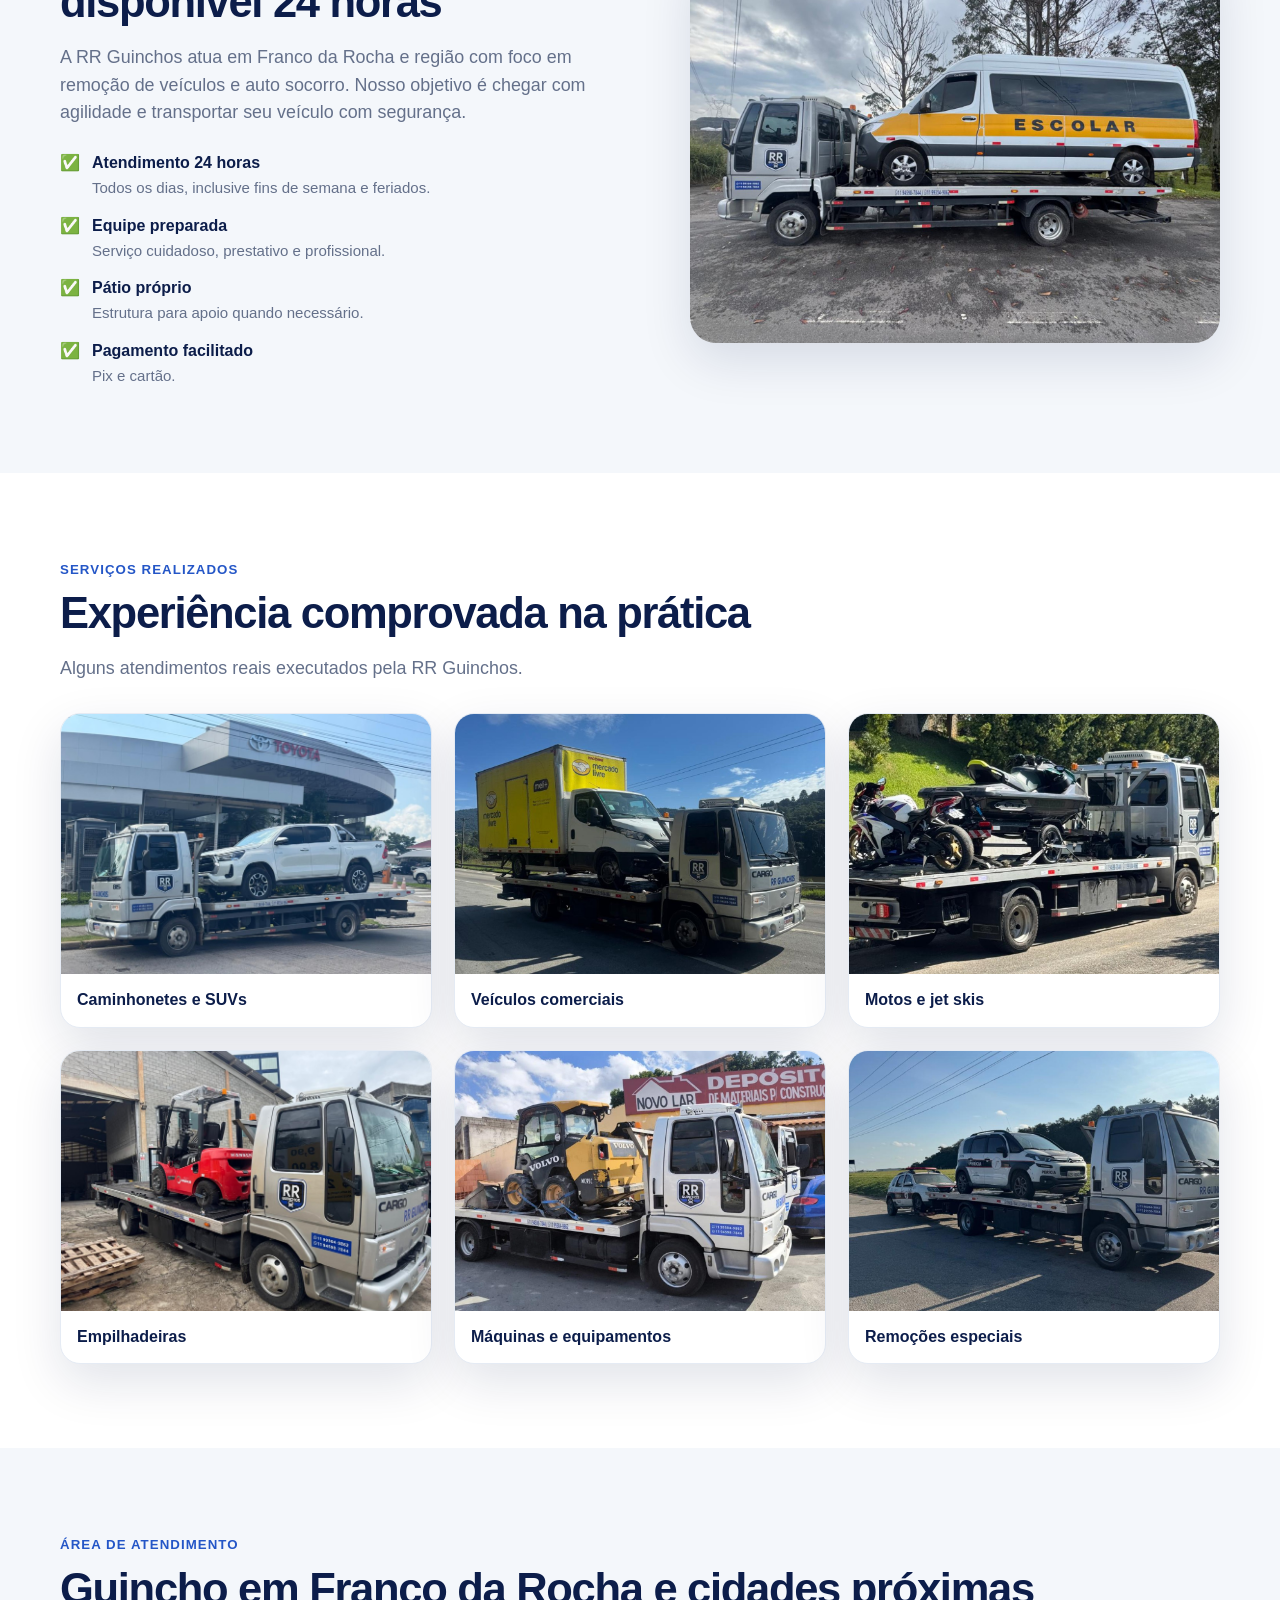
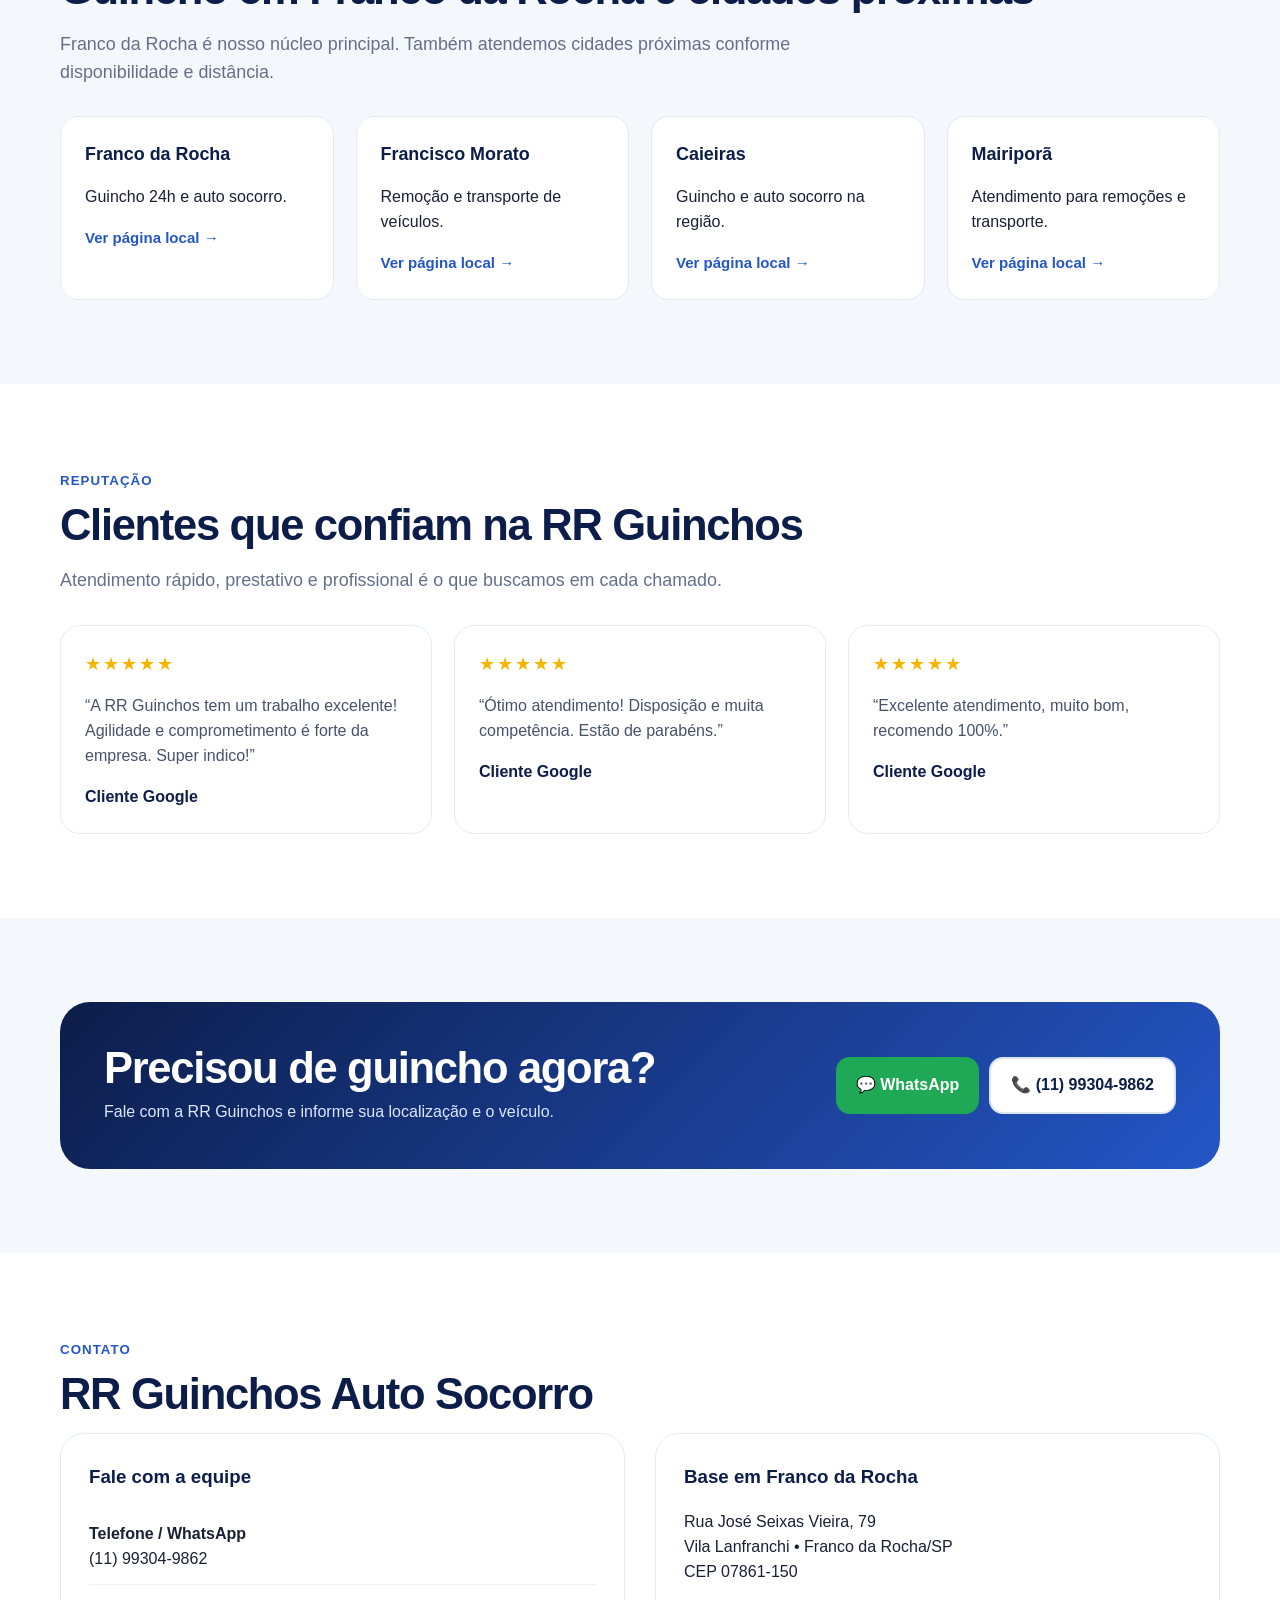
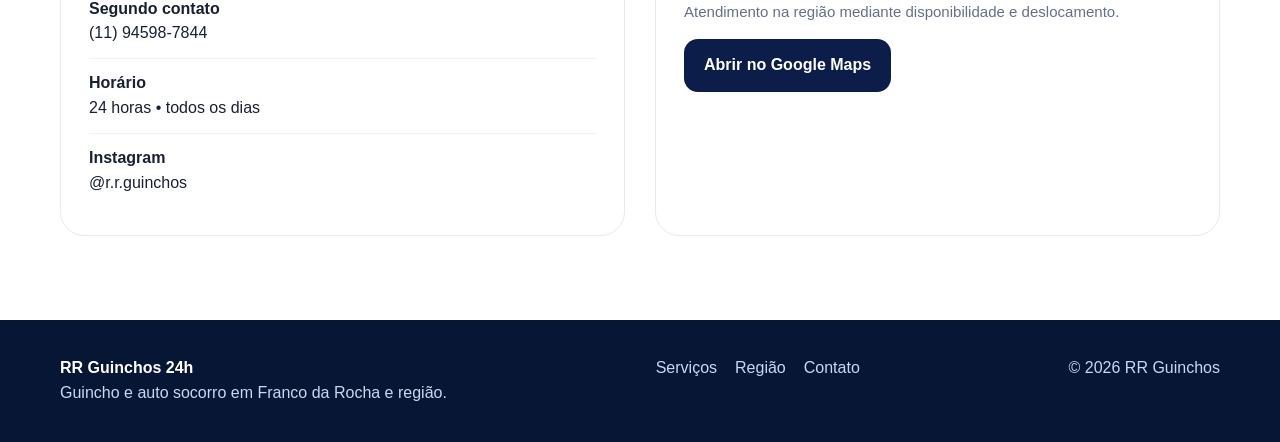
<file: guincho-francisco-morato.html>
<!doctype html><html lang="pt-BR"><head><meta charset="utf-8"><meta name="viewport" content="width=device-width,initial-scale=1"><title>Guincho em Francisco Morato | RR Guinchos 24h</title><meta name="description" content="Guincho e remoção de veículos em Francisco Morato e região, conforme disponibilidade. Atendimento RR Guinchos 24h."><meta name="robots" content="index,follow"><link rel="canonical" href="https://rrguinchos24h.com.br/guincho-francisco-morato.html"><link rel="stylesheet" href="styles.css"><meta property="og:title" content="RR Guinchos 24h | Franco da Rocha e região"><meta property="og:description" content="Guincho e auto socorro 24 horas. Atendimento rápido, seguro e profissional."><meta property="og:image" content="https://rrguinchos24h.com.br/hilux.jpg"><meta property="og:type" content="website"><script type="application/ld+json">{"@context":"https://schema.org","@type":"TowingService","name":"R.R Guinchos Auto socorro","url":"https://rrguinchos24h.com.br/","telephone":["+55 11 99304-9862","+55 11 94598-7844"],"image":"https://rrguinchos24h.com.br/hilux.jpg","priceRange":"$$","openingHours":"Mo-Su 00:00-23:59","areaServed":["Franco da Rocha","Francisco Morato","Caieiras","Mairiporã"],"address":{"@type":"PostalAddress","streetAddress":"Rua José Seixas Vieira, 79 - Vila Lanfranchi","addressLocality":"Franco da Rocha","addressRegion":"SP","postalCode":"07861-150","addressCountry":"BR"},"sameAs":["https://www.instagram.com/r.r.guinchos"]}</script>
<!-- Google Ads: tag principal para acompanhamento de conversões -->
<script async src="https://www.googletagmanager.com/gtag/js?id=AW-18556802534"></script>
<script>
  window.dataLayer = window.dataLayer || [];
  function gtag() { dataLayer.push(arguments); }
  gtag('js', new Date());
  gtag('config', 'AW-18556802534');
</script>

<!-- Google Ads: conversao por clique no WhatsApp -->
<script>
  // Abre o WhatsApp apos o Google receber o evento ou depois do tempo limite.
  // Em caso de falha da tag, o cliente continua tendo acesso ao WhatsApp.
  function gtag_report_conversion(url) {
    var navigated = false;
    var fallbackTimer;
    var navigate = function () {
      if (navigated) return;
      navigated = true;
      window.clearTimeout(fallbackTimer);
      window.location.assign(url);
    };
    fallbackTimer = window.setTimeout(navigate, 1800);
    try {
      if (typeof window.gtag === 'function') {
        window.gtag('event', 'conversion', {
          'send_to': 'AW-18556802534/yNG6CKWg_LIdEOaryZBF',
          'value': 1.0,
          'currency': 'BRL',
          'event_callback': navigate,
          'event_timeout': 1500
        });
      } else {
        navigate();
      }
    } catch (error) {
      navigate();
    }
    return false;
  }
</script>
</head><body>
<div class="topbar"><div class="container"><span>🚛 Auto Socorro e Guincho 24 horas</span><span><a href="tel:+5511993049862">(11) 99304-9862</a> • <a href="tel:+5511945987844">(11) 94598-7844</a></span></div></div>
<header><div class="container nav"><a class="brand" href="#inicio"><img src="logo.jpg" alt="Logo RR Guinchos"><span>RR GUINCHOS 24H</span></a><nav class="menu"><a href="#servicos">Serviços</a><a href="#frota">Serviços realizados</a><a href="#regiao">Região</a><a href="#avaliacoes">Avaliações</a><a href="#contato">Contato</a></nav><a class="btn btn-whats" href="https://wa.me/5511993049862?text=Olá%2C%20preciso%20de%20um%20guincho." rel="noopener" onclick="return gtag_report_conversion(this.href);">WhatsApp</a></div></header>
<main id="inicio"><section class="hero"><div class="container"><div class="hero-copy"><div class="eyebrow">ATENDIMENTO 24 HORAS • FRANCISCO MORATO E REGIÃO</div><h1>Guincho 24h em <span>Francisco Morato</span></h1><p>Atendimento de guincho e remoção de veículos em Francisco Morato e região, conforme disponibilidade de deslocamento. Carros, motos, vans, utilitários e outros veículos compatíveis com a plataforma.</p><div class="hero-actions"><a class="btn btn-whats" href="https://wa.me/5511993049862?text=Olá%2C%20preciso%20de%20um%20guincho." rel="noopener" onclick="return gtag_report_conversion(this.href);">💬 Chamar no WhatsApp</a><a class="btn btn-primary" href="tel:+5511993049862">📞 Ligar agora</a></div><div class="hero-trust"><span>✓ Atendimento 24h</span><span>✓ Pátio próprio</span><span>✓ Pix e cartão</span></div></div></div></section>
<section id="servicos" class="section"><div class="container"><span class="kicker">Serviços</span><h2>Auto socorro para diferentes necessidades</h2><p class="lead">Atendimento para remoção e transporte de veículos com equipamento adequado e cuidado em cada operação.</p><div class="grid cards"><article class="card"><div class="icon">🚗</div><h3>Reboque de carros</h3><p>Remoção segura de veículos de passeio, SUVs e utilitários.</p></article><article class="card"><div class="icon">🏍️</div><h3>Motos e jet skis</h3><p>Transporte de motos, jet skis e equipamentos recreativos.</p></article><article class="card"><div class="icon">🚐</div><h3>Vans e veículos 3/4</h3><p>Atendimento a vans, veículos comerciais leves e frotas.</p></article><article class="card"><div class="icon">🏗️</div><h3>Máquinas e equipamentos</h3><p>Transporte de empilhadeiras e equipamentos compatíveis com a plataforma.</p></article></div></div></section>
<section class="section alt"><div class="container split"><div><span class="kicker">RR Guinchos</span><h2>Atendimento rápido, seguro e disponível 24 horas</h2><p class="lead">A RR Guinchos atua em Franco da Rocha e região com foco em remoção de veículos e auto socorro. Nosso objetivo é chegar com agilidade e transportar seu veículo com segurança.</p><div class="checklist"><div class="check">✅ <div><b>Atendimento 24 horas</b><br><span class="small">Todos os dias, inclusive fins de semana e feriados.</span></div></div><div class="check">✅ <div><b>Equipe preparada</b><br><span class="small">Serviço cuidadoso, prestativo e profissional.</span></div></div><div class="check">✅ <div><b>Pátio próprio</b><br><span class="small">Estrutura para apoio quando necessário.</span></div></div><div class="check">✅ <div><b>Pagamento facilitado</b><br><span class="small">Pix e cartão.</span></div></div></div></div><img src="van-escolar.jpg" alt="Guincho RR transportando van em atendimento"></div></section>
<section id="frota" class="section"><div class="container"><span class="kicker">Serviços realizados</span><h2>Experiência comprovada na prática</h2><p class="lead">Alguns atendimentos reais executados pela RR Guinchos.</p><div class="grid gallery"><figure><img src="hilux.jpg" alt="Guincho RR transportando Toyota Hilux"><figcaption>Caminhonetes e SUVs</figcaption></figure><figure><img src="caminhao-mercado-livre.jpg" alt="Guincho RR transportando veículo comercial"><figcaption>Veículos comerciais</figcaption></figure><figure><img src="moto-jet-ski.jpg" alt="Guincho RR transportando moto e jet ski"><figcaption>Motos e jet skis</figcaption></figure><figure><img src="empilhadeira.jpg" alt="Guincho RR transportando empilhadeira"><figcaption>Empilhadeiras</figcaption></figure><figure><img src="maquina.jpg" alt="Guincho RR transportando máquina"><figcaption>Máquinas e equipamentos</figcaption></figure><figure><img src="pericia.jpg" alt="Guincho RR transportando veículos"><figcaption>Remoções especiais</figcaption></figure></div></div></section>
<section id="regiao" class="section alt"><div class="container"><span class="kicker">Área de atendimento</span><h2>Guincho em Franco da Rocha e cidades próximas</h2><p class="lead">Franco da Rocha é nosso núcleo principal. Também atendemos cidades próximas conforme disponibilidade e distância.</p><div class="grid cities"><div class="city"><strong>Franco da Rocha</strong><p>Guincho 24h e auto socorro.</p><a href="guincho-franco-da-rocha.html">Ver página local →</a></div><div class="city"><strong>Francisco Morato</strong><p>Remoção e transporte de veículos.</p><a href="guincho-francisco-morato.html">Ver página local →</a></div><div class="city"><strong>Caieiras</strong><p>Guincho e auto socorro na região.</p><a href="guincho-caieiras.html">Ver página local →</a></div><div class="city"><strong>Mairiporã</strong><p>Atendimento para remoções e transporte.</p><a href="guincho-mairipora.html">Ver página local →</a></div></div></div></section>
<section id="avaliacoes" class="section"><div class="container"><span class="kicker">Reputação</span><h2>Clientes que confiam na RR Guinchos</h2><p class="lead">Atendimento rápido, prestativo e profissional é o que buscamos em cada chamado.</p><div class="grid reviews"><article class="review"><div class="stars">★★★★★</div><p>“A RR Guinchos tem um trabalho excelente! Agilidade e comprometimento é forte da empresa. Super indico!”</p><strong>Cliente Google</strong></article><article class="review"><div class="stars">★★★★★</div><p>“Ótimo atendimento! Disposição e muita competência. Estão de parabéns.”</p><strong>Cliente Google</strong></article><article class="review"><div class="stars">★★★★★</div><p>“Excelente atendimento, muito bom, recomendo 100%.”</p><strong>Cliente Google</strong></article></div></div></section>
<section class="section alt"><div class="container"><div class="cta"><div><h2>Precisou de guincho agora?</h2><p>Fale com a RR Guinchos e informe sua localização e o veículo.</p></div><div class="cta-actions"><a class="btn btn-whats" href="https://wa.me/5511993049862?text=Olá%2C%20preciso%20de%20um%20guincho." rel="noopener" onclick="return gtag_report_conversion(this.href);">💬 WhatsApp</a><a class="btn btn-outline" href="tel:+5511993049862">📞 (11) 99304-9862</a></div></div></div></section>
<section id="contato" class="section"><div class="container"><span class="kicker">Contato</span><h2>RR Guinchos Auto Socorro</h2><div class="grid contact-grid"><div class="contact-box"><h3>Fale com a equipe</h3><div class="contact-line"><b>Telefone / WhatsApp</b><br><a href="tel:+5511993049862">(11) 99304-9862</a></div><div class="contact-line"><b>Segundo contato</b><br><a href="tel:+5511945987844">(11) 94598-7844</a></div><div class="contact-line"><b>Horário</b><br>24 horas • todos os dias</div><div class="contact-line"><b>Instagram</b><br><a href="https://www.instagram.com/r.r.guinchos" target="_blank" rel="noopener">@r.r.guinchos</a></div></div><div class="contact-box"><h3>Base em Franco da Rocha</h3><p>Rua José Seixas Vieira, 79<br>Vila Lanfranchi • Franco da Rocha/SP<br>CEP 07861-150</p><p class="small">Atendimento na região mediante disponibilidade e deslocamento.</p><a class="btn btn-dark" href="https://www.google.com/maps/search/?api=1&query=R.R+Guinchos+Auto+socorro+Franco+da+Rocha" target="_blank" rel="noopener">Abrir no Google Maps</a></div></div></div></section></main>
<footer><div class="container footer-row"><div><strong>RR Guinchos 24h</strong><br><span>Guincho e auto socorro em Franco da Rocha e região.</span></div><div class="footer-links"><a href="#servicos">Serviços</a><a href="#regiao">Região</a><a href="#contato">Contato</a></div><div>© 2026 RR Guinchos</div></div></footer>
<div class="floating"><a class="wa" aria-label="WhatsApp" href="https://wa.me/5511993049862?text=Olá%2C%20preciso%20de%20um%20guincho." onclick="return gtag_report_conversion(this.href);">💬</a><a class="ph" aria-label="Ligar" href="tel:+5511993049862">☎</a></div></body></html>
</file>
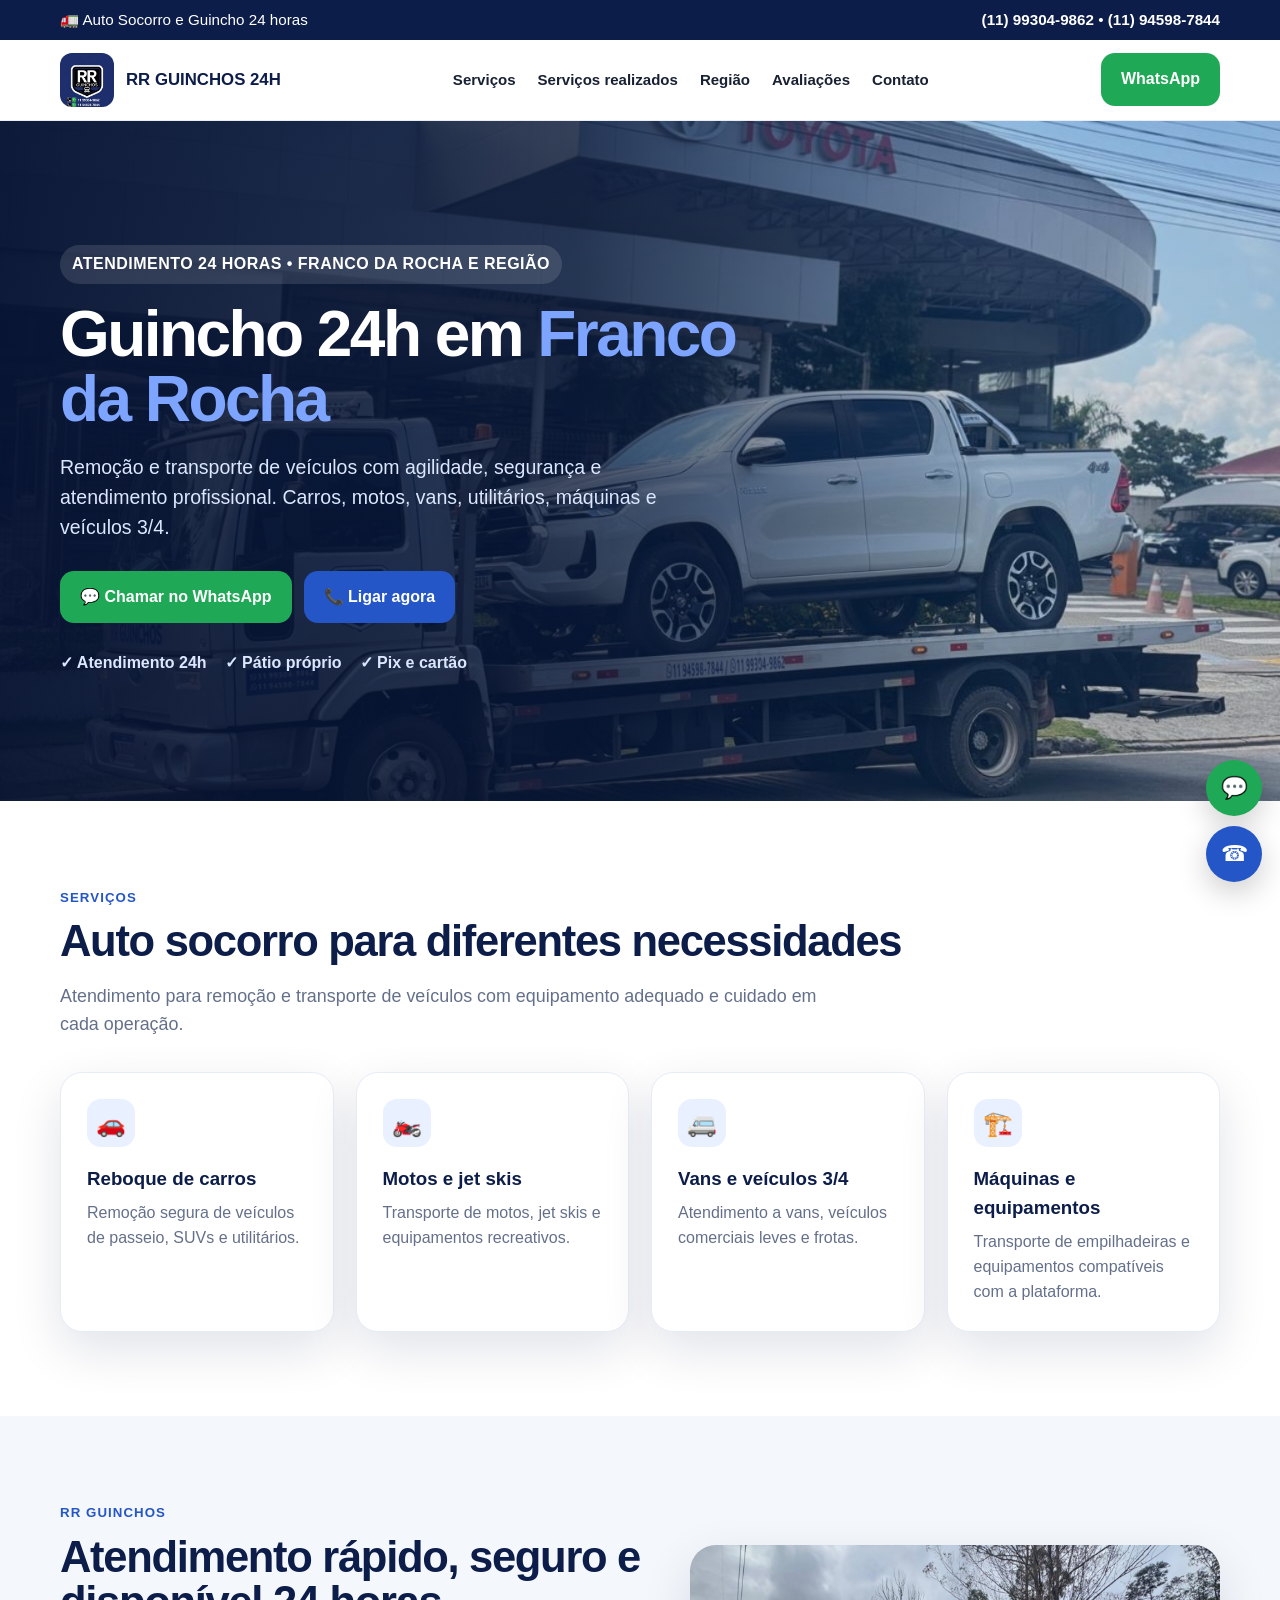
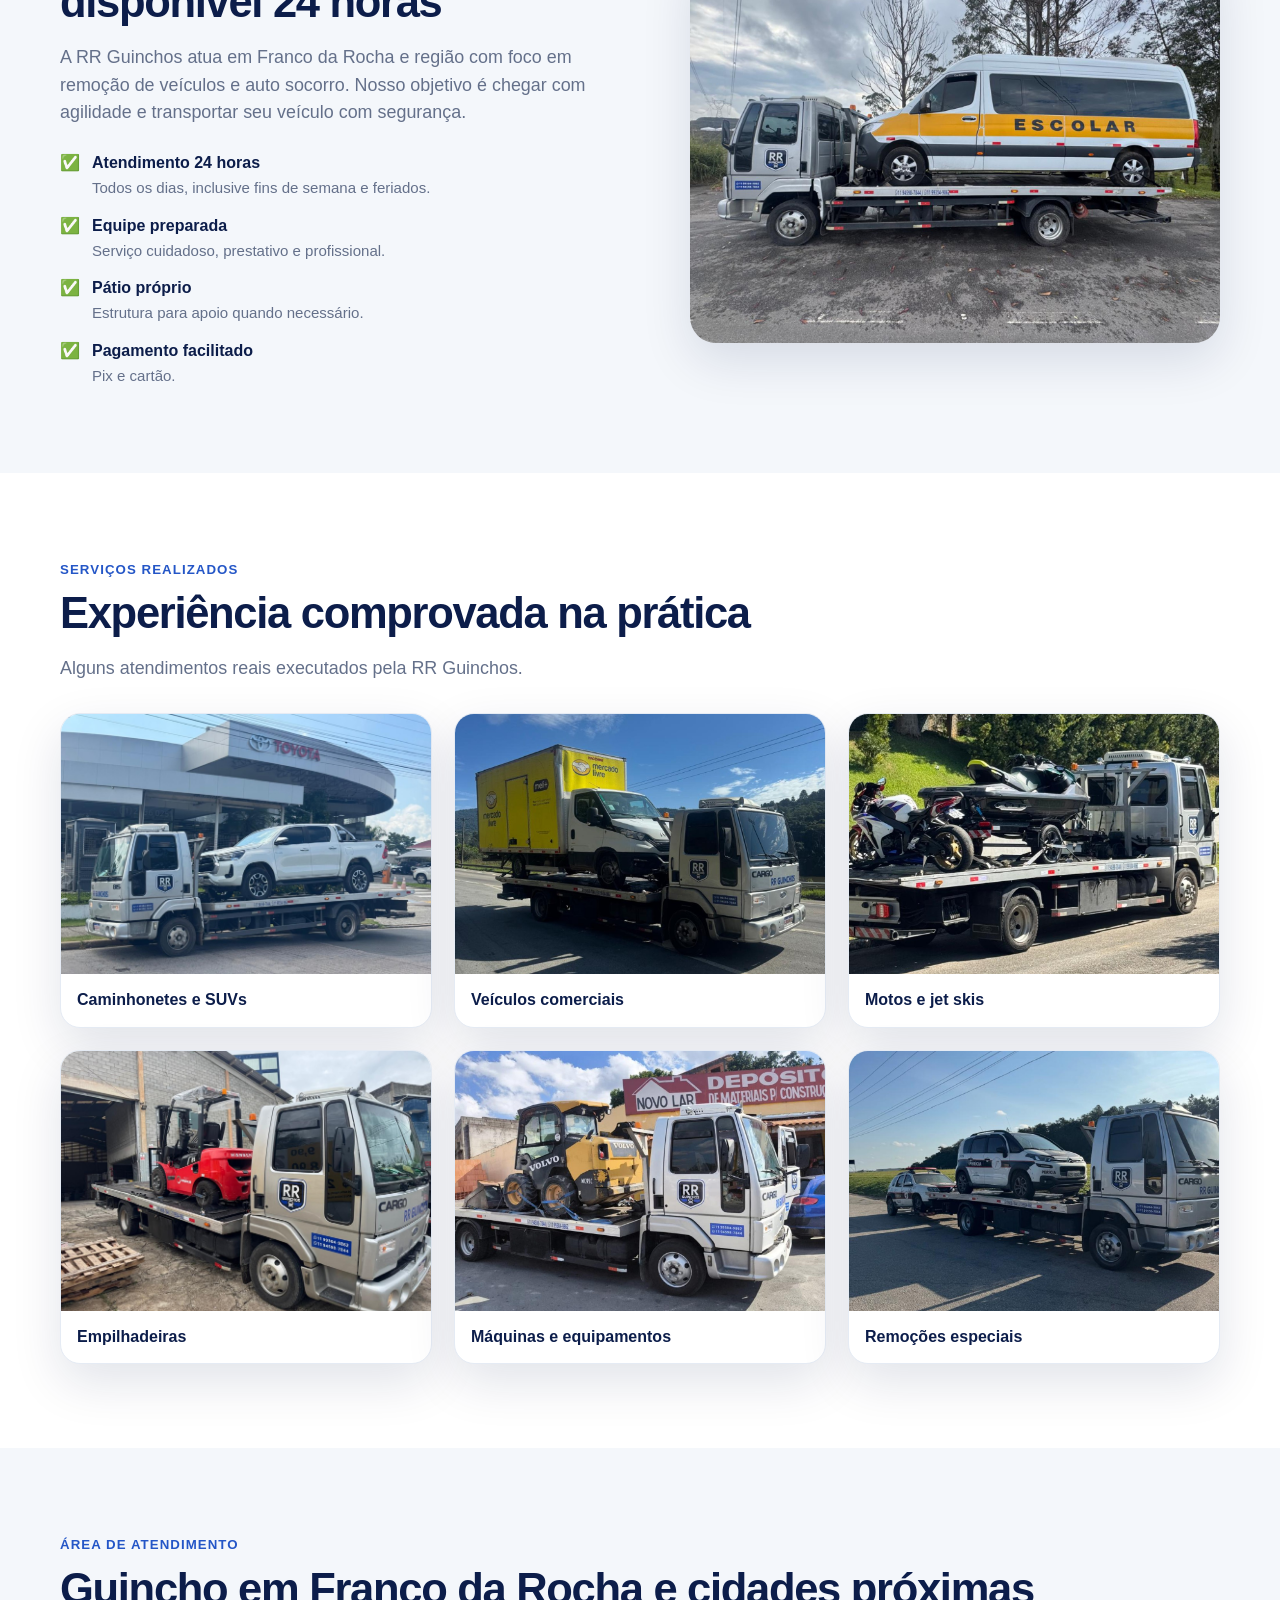
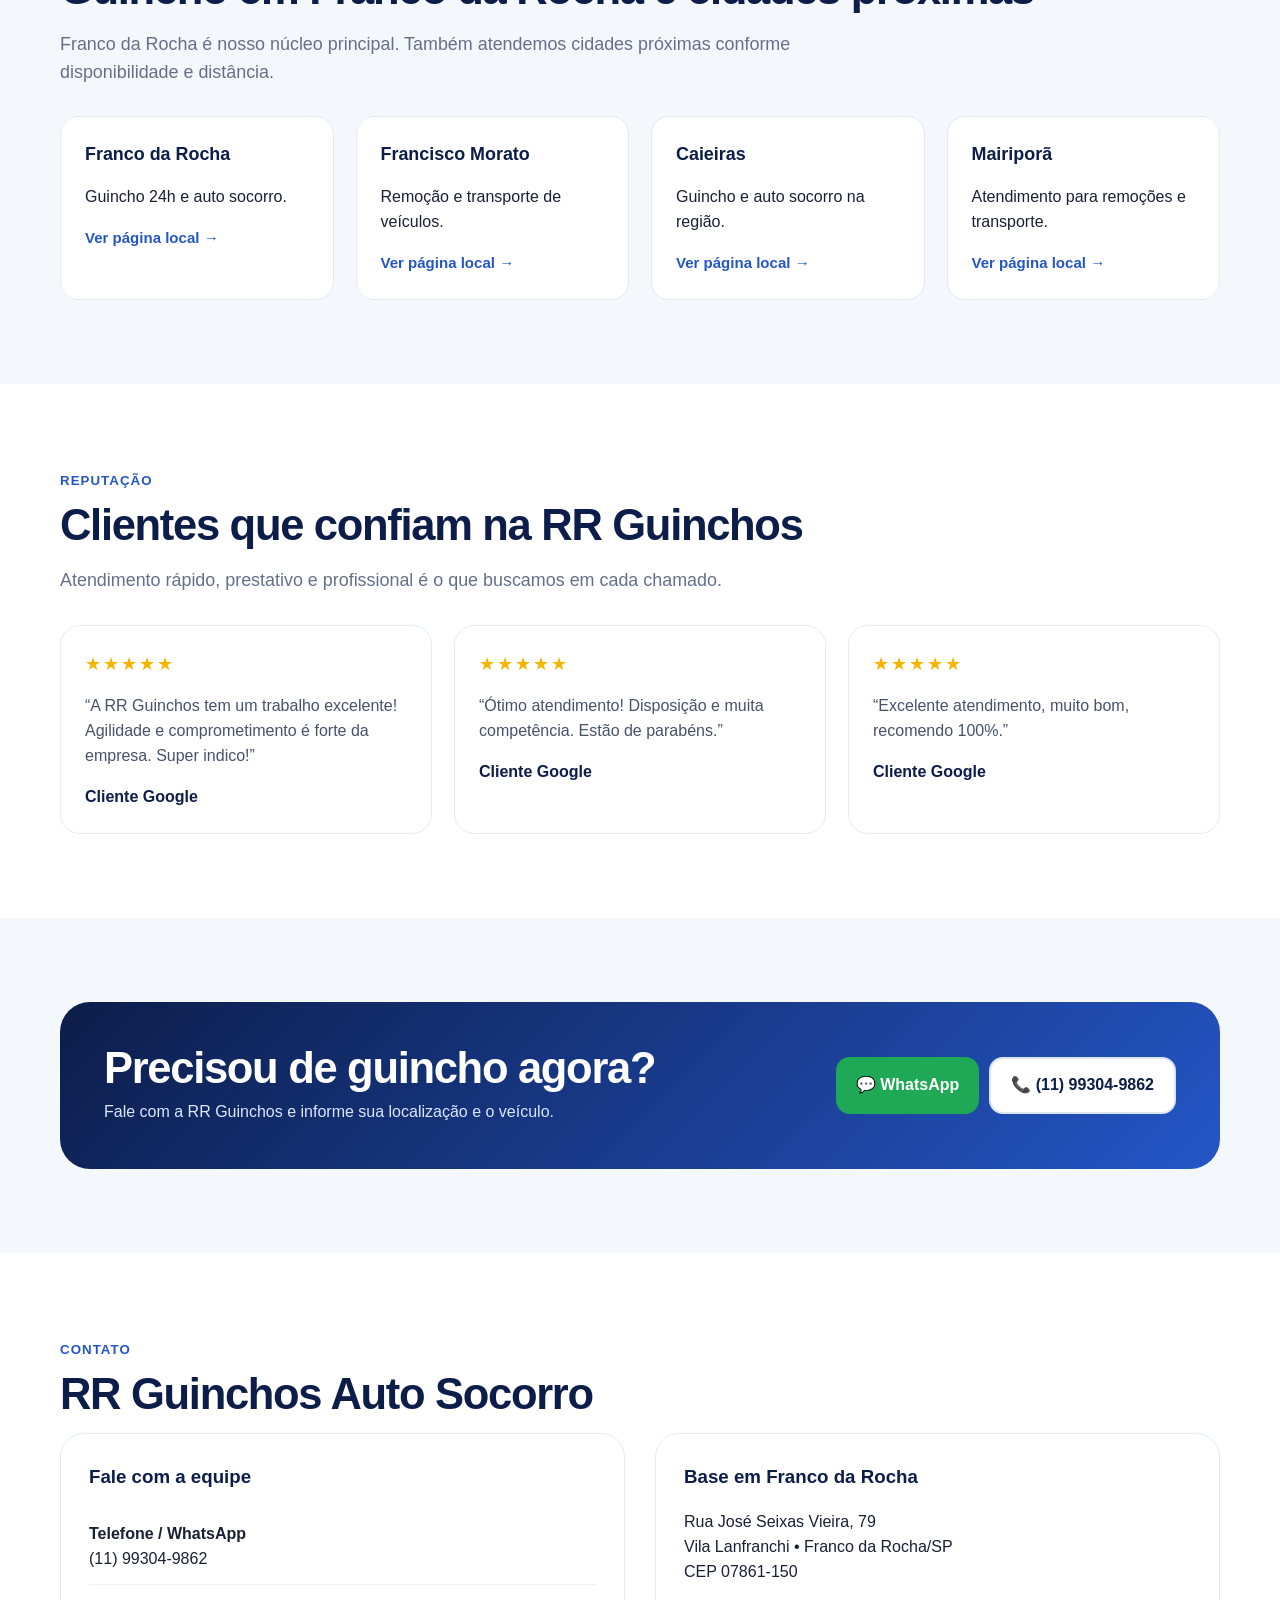
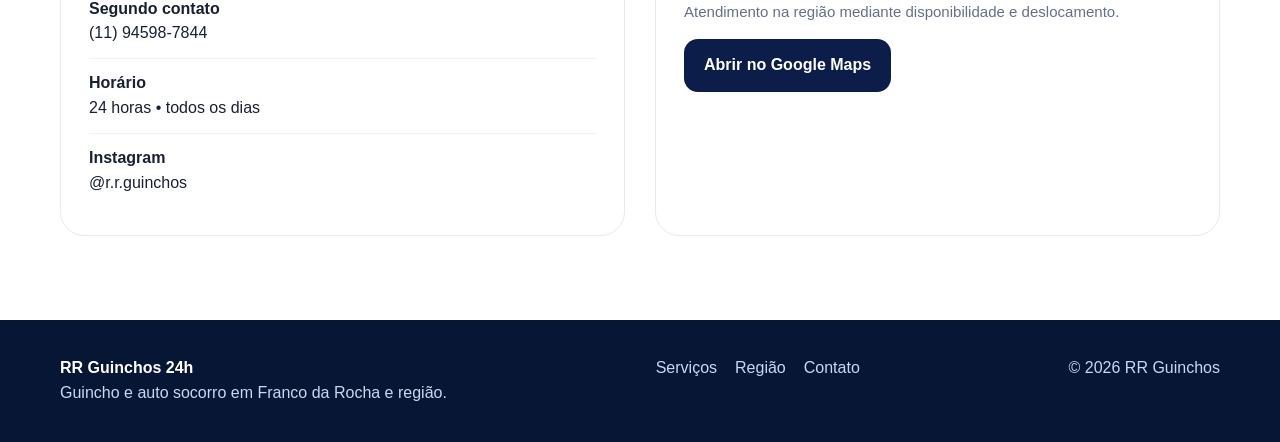
<file: guincho-franco-da-rocha.html>
<!doctype html><html lang="pt-BR"><head><meta charset="utf-8"><meta name="viewport" content="width=device-width,initial-scale=1"><title>Guincho 24h em Franco da Rocha | RR Guinchos</title><meta name="description" content="Atendimento 24 horas para guincho, reboque e auto socorro em Franco da Rocha. Ligue ou chame no WhatsApp."><meta name="robots" content="index,follow"><link rel="canonical" href="https://rrguinchos24h.com.br/guincho-franco-da-rocha.html"><link rel="stylesheet" href="styles.css"><meta property="og:title" content="RR Guinchos 24h | Franco da Rocha e região"><meta property="og:description" content="Guincho e auto socorro 24 horas. Atendimento rápido, seguro e profissional."><meta property="og:image" content="https://rrguinchos24h.com.br/hilux.jpg"><meta property="og:type" content="website"><script type="application/ld+json">{"@context":"https://schema.org","@type":"TowingService","name":"R.R Guinchos Auto socorro","url":"https://rrguinchos24h.com.br/","telephone":["+55 11 99304-9862","+55 11 94598-7844"],"image":"https://rrguinchos24h.com.br/hilux.jpg","priceRange":"$$","openingHours":"Mo-Su 00:00-23:59","areaServed":["Franco da Rocha","Francisco Morato","Caieiras","Mairiporã"],"address":{"@type":"PostalAddress","streetAddress":"Rua José Seixas Vieira, 79 - Vila Lanfranchi","addressLocality":"Franco da Rocha","addressRegion":"SP","postalCode":"07861-150","addressCountry":"BR"},"sameAs":["https://www.instagram.com/r.r.guinchos"]}</script>
<!-- Google Ads: tag principal para acompanhamento de conversões -->
<script async src="https://www.googletagmanager.com/gtag/js?id=AW-18556802534"></script>
<script>
  window.dataLayer = window.dataLayer || [];
  function gtag() { dataLayer.push(arguments); }
  gtag('js', new Date());
  gtag('config', 'AW-18556802534');
</script>

<!-- Google Ads: conversao por clique no WhatsApp -->
<script>
  // Abre o WhatsApp apos o Google receber o evento ou depois do tempo limite.
  // Em caso de falha da tag, o cliente continua tendo acesso ao WhatsApp.
  function gtag_report_conversion(url) {
    var navigated = false;
    var fallbackTimer;
    var navigate = function () {
      if (navigated) return;
      navigated = true;
      window.clearTimeout(fallbackTimer);
      window.location.assign(url);
    };
    fallbackTimer = window.setTimeout(navigate, 1800);
    try {
      if (typeof window.gtag === 'function') {
        window.gtag('event', 'conversion', {
          'send_to': 'AW-18556802534/yNG6CKWg_LIdEOaryZBF',
          'value': 1.0,
          'currency': 'BRL',
          'event_callback': navigate,
          'event_timeout': 1500
        });
      } else {
        navigate();
      }
    } catch (error) {
      navigate();
    }
    return false;
  }
</script>
</head><body>
<div class="topbar"><div class="container"><span>🚛 Auto Socorro e Guincho 24 horas</span><span><a href="tel:+5511993049862">(11) 99304-9862</a> • <a href="tel:+5511945987844">(11) 94598-7844</a></span></div></div>
<header><div class="container nav"><a class="brand" href="#inicio"><img src="logo.jpg" alt="Logo RR Guinchos"><span>RR GUINCHOS 24H</span></a><nav class="menu"><a href="#servicos">Serviços</a><a href="#frota">Serviços realizados</a><a href="#regiao">Região</a><a href="#avaliacoes">Avaliações</a><a href="#contato">Contato</a></nav><a class="btn btn-whats" href="https://wa.me/5511993049862?text=Olá%2C%20preciso%20de%20um%20guincho." rel="noopener" onclick="return gtag_report_conversion(this.href);">WhatsApp</a></div></header>
<main id="inicio"><section class="hero"><div class="container"><div class="hero-copy"><div class="eyebrow">ATENDIMENTO 24 HORAS • FRANCO DA ROCHA E REGIÃO</div><h1>Guincho 24h em <span>Franco da Rocha</span></h1><p>Remoção e transporte de veículos com agilidade, segurança e atendimento profissional. Carros, motos, vans, utilitários, máquinas e veículos 3/4.</p><div class="hero-actions"><a class="btn btn-whats" href="https://wa.me/5511993049862?text=Olá%2C%20preciso%20de%20um%20guincho." rel="noopener" onclick="return gtag_report_conversion(this.href);">💬 Chamar no WhatsApp</a><a class="btn btn-primary" href="tel:+5511993049862">📞 Ligar agora</a></div><div class="hero-trust"><span>✓ Atendimento 24h</span><span>✓ Pátio próprio</span><span>✓ Pix e cartão</span></div></div></div></section>
<section id="servicos" class="section"><div class="container"><span class="kicker">Serviços</span><h2>Auto socorro para diferentes necessidades</h2><p class="lead">Atendimento para remoção e transporte de veículos com equipamento adequado e cuidado em cada operação.</p><div class="grid cards"><article class="card"><div class="icon">🚗</div><h3>Reboque de carros</h3><p>Remoção segura de veículos de passeio, SUVs e utilitários.</p></article><article class="card"><div class="icon">🏍️</div><h3>Motos e jet skis</h3><p>Transporte de motos, jet skis e equipamentos recreativos.</p></article><article class="card"><div class="icon">🚐</div><h3>Vans e veículos 3/4</h3><p>Atendimento a vans, veículos comerciais leves e frotas.</p></article><article class="card"><div class="icon">🏗️</div><h3>Máquinas e equipamentos</h3><p>Transporte de empilhadeiras e equipamentos compatíveis com a plataforma.</p></article></div></div></section>
<section class="section alt"><div class="container split"><div><span class="kicker">RR Guinchos</span><h2>Atendimento rápido, seguro e disponível 24 horas</h2><p class="lead">A RR Guinchos atua em Franco da Rocha e região com foco em remoção de veículos e auto socorro. Nosso objetivo é chegar com agilidade e transportar seu veículo com segurança.</p><div class="checklist"><div class="check">✅ <div><b>Atendimento 24 horas</b><br><span class="small">Todos os dias, inclusive fins de semana e feriados.</span></div></div><div class="check">✅ <div><b>Equipe preparada</b><br><span class="small">Serviço cuidadoso, prestativo e profissional.</span></div></div><div class="check">✅ <div><b>Pátio próprio</b><br><span class="small">Estrutura para apoio quando necessário.</span></div></div><div class="check">✅ <div><b>Pagamento facilitado</b><br><span class="small">Pix e cartão.</span></div></div></div></div><img src="van-escolar.jpg" alt="Guincho RR transportando van em atendimento"></div></section>
<section id="frota" class="section"><div class="container"><span class="kicker">Serviços realizados</span><h2>Experiência comprovada na prática</h2><p class="lead">Alguns atendimentos reais executados pela RR Guinchos.</p><div class="grid gallery"><figure><img src="hilux.jpg" alt="Guincho RR transportando Toyota Hilux"><figcaption>Caminhonetes e SUVs</figcaption></figure><figure><img src="caminhao-mercado-livre.jpg" alt="Guincho RR transportando veículo comercial"><figcaption>Veículos comerciais</figcaption></figure><figure><img src="moto-jet-ski.jpg" alt="Guincho RR transportando moto e jet ski"><figcaption>Motos e jet skis</figcaption></figure><figure><img src="empilhadeira.jpg" alt="Guincho RR transportando empilhadeira"><figcaption>Empilhadeiras</figcaption></figure><figure><img src="maquina.jpg" alt="Guincho RR transportando máquina"><figcaption>Máquinas e equipamentos</figcaption></figure><figure><img src="pericia.jpg" alt="Guincho RR transportando veículos"><figcaption>Remoções especiais</figcaption></figure></div></div></section>
<section id="regiao" class="section alt"><div class="container"><span class="kicker">Área de atendimento</span><h2>Guincho em Franco da Rocha e cidades próximas</h2><p class="lead">Franco da Rocha é nosso núcleo principal. Também atendemos cidades próximas conforme disponibilidade e distância.</p><div class="grid cities"><div class="city"><strong>Franco da Rocha</strong><p>Guincho 24h e auto socorro.</p><a href="guincho-franco-da-rocha.html">Ver página local →</a></div><div class="city"><strong>Francisco Morato</strong><p>Remoção e transporte de veículos.</p><a href="guincho-francisco-morato.html">Ver página local →</a></div><div class="city"><strong>Caieiras</strong><p>Guincho e auto socorro na região.</p><a href="guincho-caieiras.html">Ver página local →</a></div><div class="city"><strong>Mairiporã</strong><p>Atendimento para remoções e transporte.</p><a href="guincho-mairipora.html">Ver página local →</a></div></div></div></section>
<section id="avaliacoes" class="section"><div class="container"><span class="kicker">Reputação</span><h2>Clientes que confiam na RR Guinchos</h2><p class="lead">Atendimento rápido, prestativo e profissional é o que buscamos em cada chamado.</p><div class="grid reviews"><article class="review"><div class="stars">★★★★★</div><p>“A RR Guinchos tem um trabalho excelente! Agilidade e comprometimento é forte da empresa. Super indico!”</p><strong>Cliente Google</strong></article><article class="review"><div class="stars">★★★★★</div><p>“Ótimo atendimento! Disposição e muita competência. Estão de parabéns.”</p><strong>Cliente Google</strong></article><article class="review"><div class="stars">★★★★★</div><p>“Excelente atendimento, muito bom, recomendo 100%.”</p><strong>Cliente Google</strong></article></div></div></section>
<section class="section alt"><div class="container"><div class="cta"><div><h2>Precisou de guincho agora?</h2><p>Fale com a RR Guinchos e informe sua localização e o veículo.</p></div><div class="cta-actions"><a class="btn btn-whats" href="https://wa.me/5511993049862?text=Olá%2C%20preciso%20de%20um%20guincho." rel="noopener" onclick="return gtag_report_conversion(this.href);">💬 WhatsApp</a><a class="btn btn-outline" href="tel:+5511993049862">📞 (11) 99304-9862</a></div></div></div></section>
<section id="contato" class="section"><div class="container"><span class="kicker">Contato</span><h2>RR Guinchos Auto Socorro</h2><div class="grid contact-grid"><div class="contact-box"><h3>Fale com a equipe</h3><div class="contact-line"><b>Telefone / WhatsApp</b><br><a href="tel:+5511993049862">(11) 99304-9862</a></div><div class="contact-line"><b>Segundo contato</b><br><a href="tel:+5511945987844">(11) 94598-7844</a></div><div class="contact-line"><b>Horário</b><br>24 horas • todos os dias</div><div class="contact-line"><b>Instagram</b><br><a href="https://www.instagram.com/r.r.guinchos" target="_blank" rel="noopener">@r.r.guinchos</a></div></div><div class="contact-box"><h3>Base em Franco da Rocha</h3><p>Rua José Seixas Vieira, 79<br>Vila Lanfranchi • Franco da Rocha/SP<br>CEP 07861-150</p><p class="small">Atendimento na região mediante disponibilidade e deslocamento.</p><a class="btn btn-dark" href="https://www.google.com/maps/search/?api=1&query=R.R+Guinchos+Auto+socorro+Franco+da+Rocha" target="_blank" rel="noopener">Abrir no Google Maps</a></div></div></div></section></main>
<footer><div class="container footer-row"><div><strong>RR Guinchos 24h</strong><br><span>Guincho e auto socorro em Franco da Rocha e região.</span></div><div class="footer-links"><a href="#servicos">Serviços</a><a href="#regiao">Região</a><a href="#contato">Contato</a></div><div>© 2026 RR Guinchos</div></div></footer>
<div class="floating"><a class="wa" aria-label="WhatsApp" href="https://wa.me/5511993049862?text=Olá%2C%20preciso%20de%20um%20guincho." onclick="return gtag_report_conversion(this.href);">💬</a><a class="ph" aria-label="Ligar" href="tel:+5511993049862">☎</a></div></body></html>
</file>
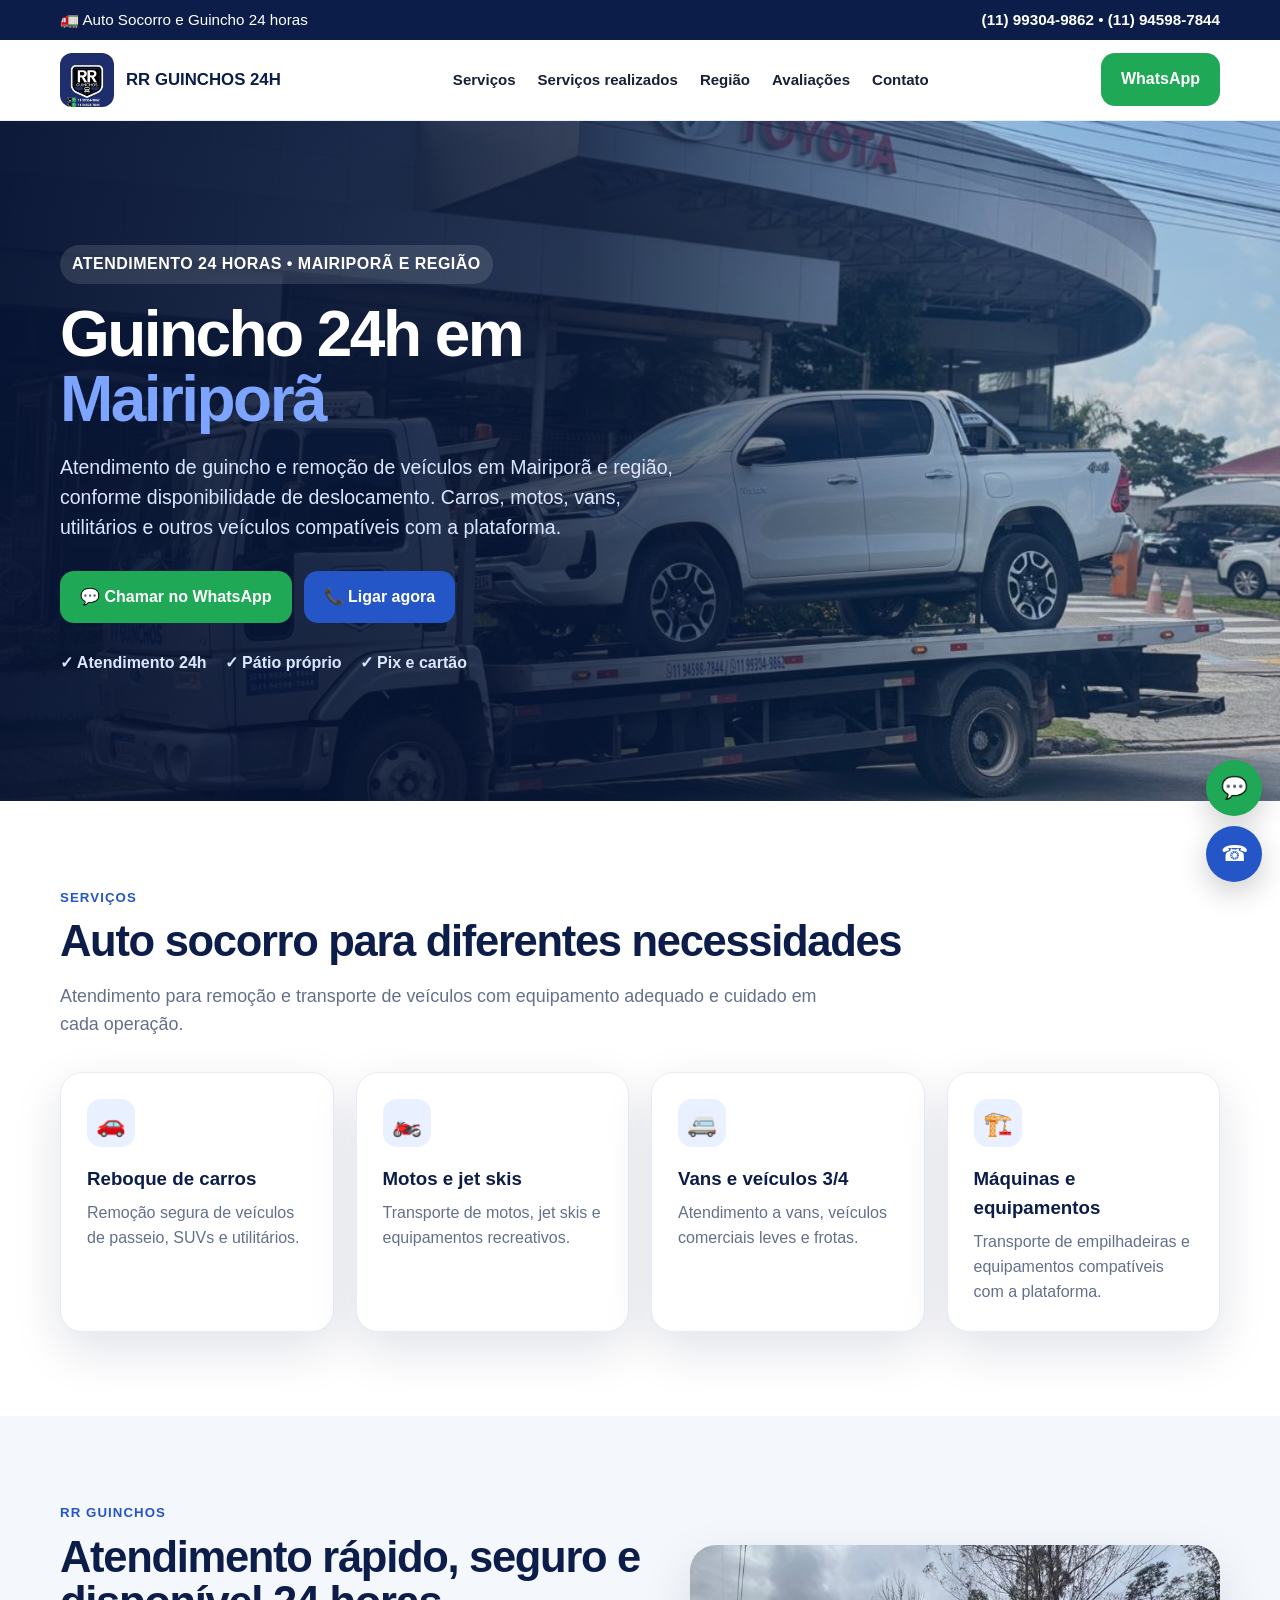
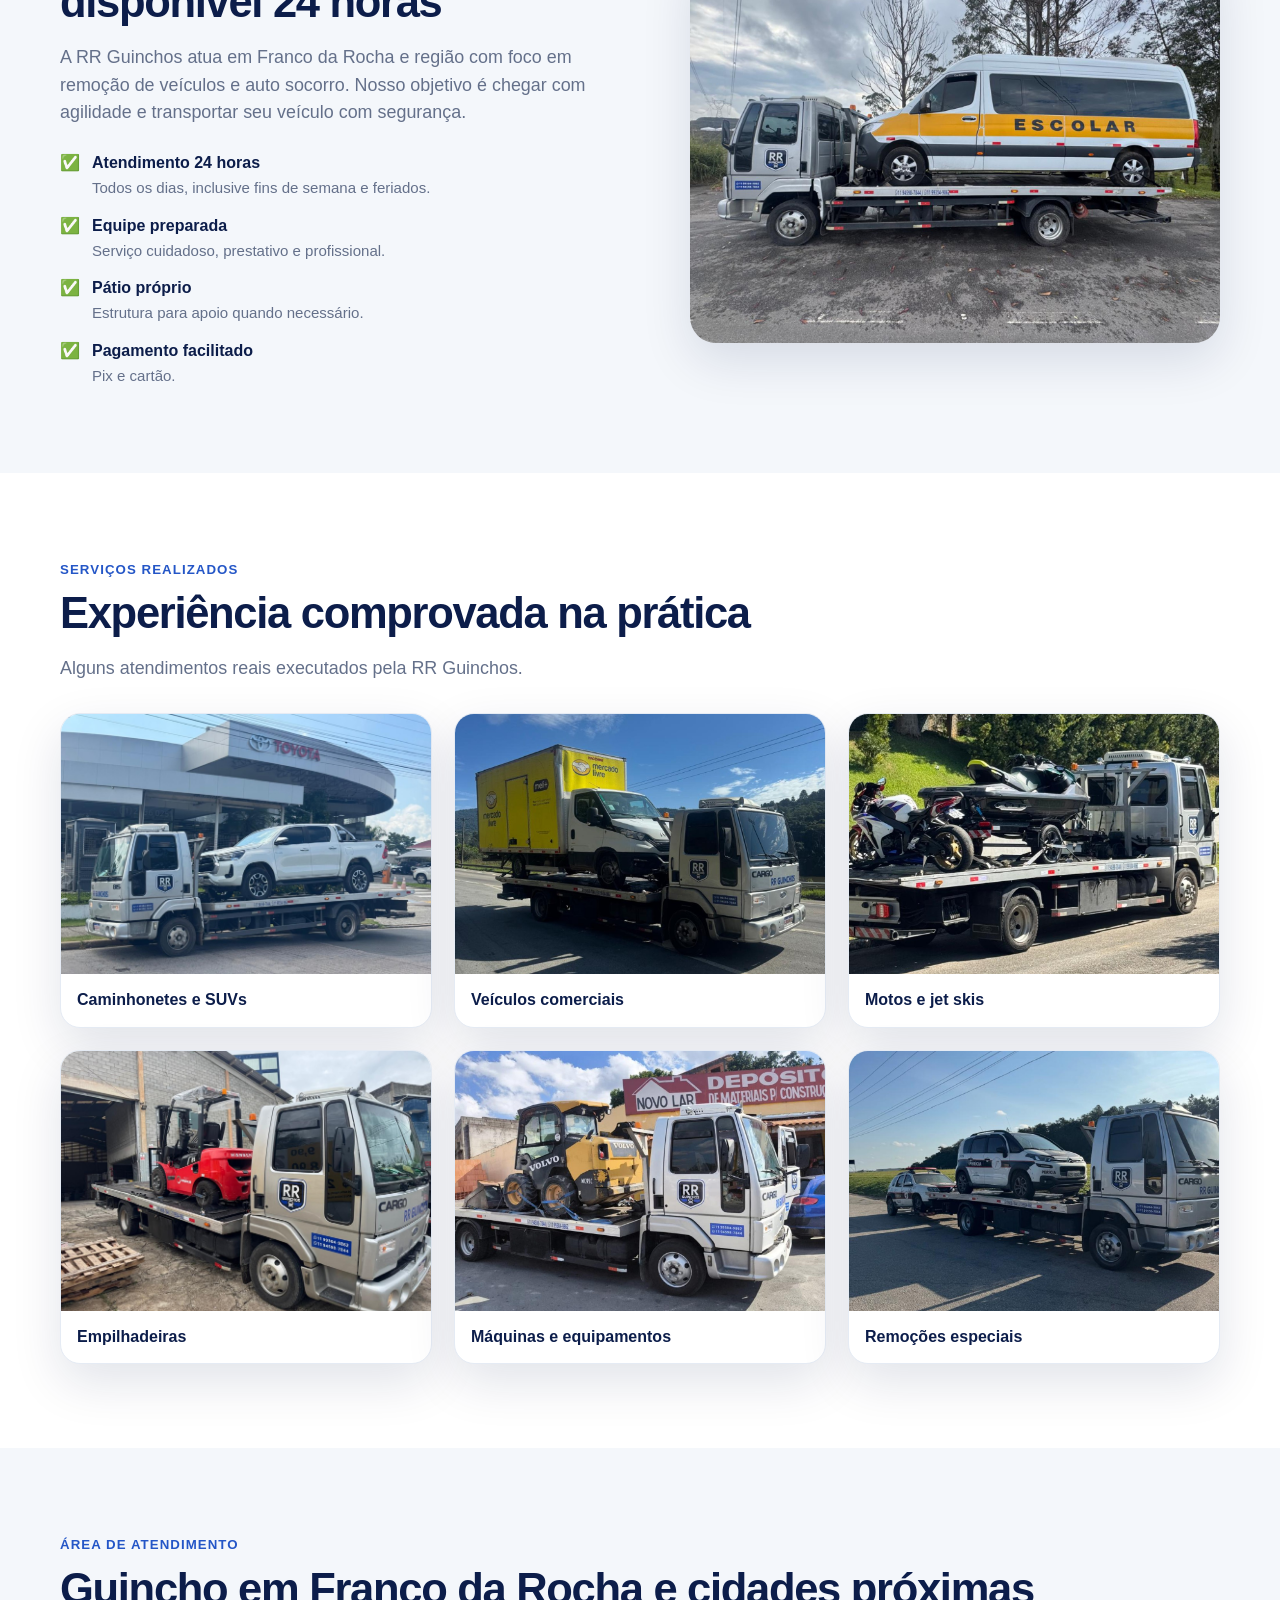
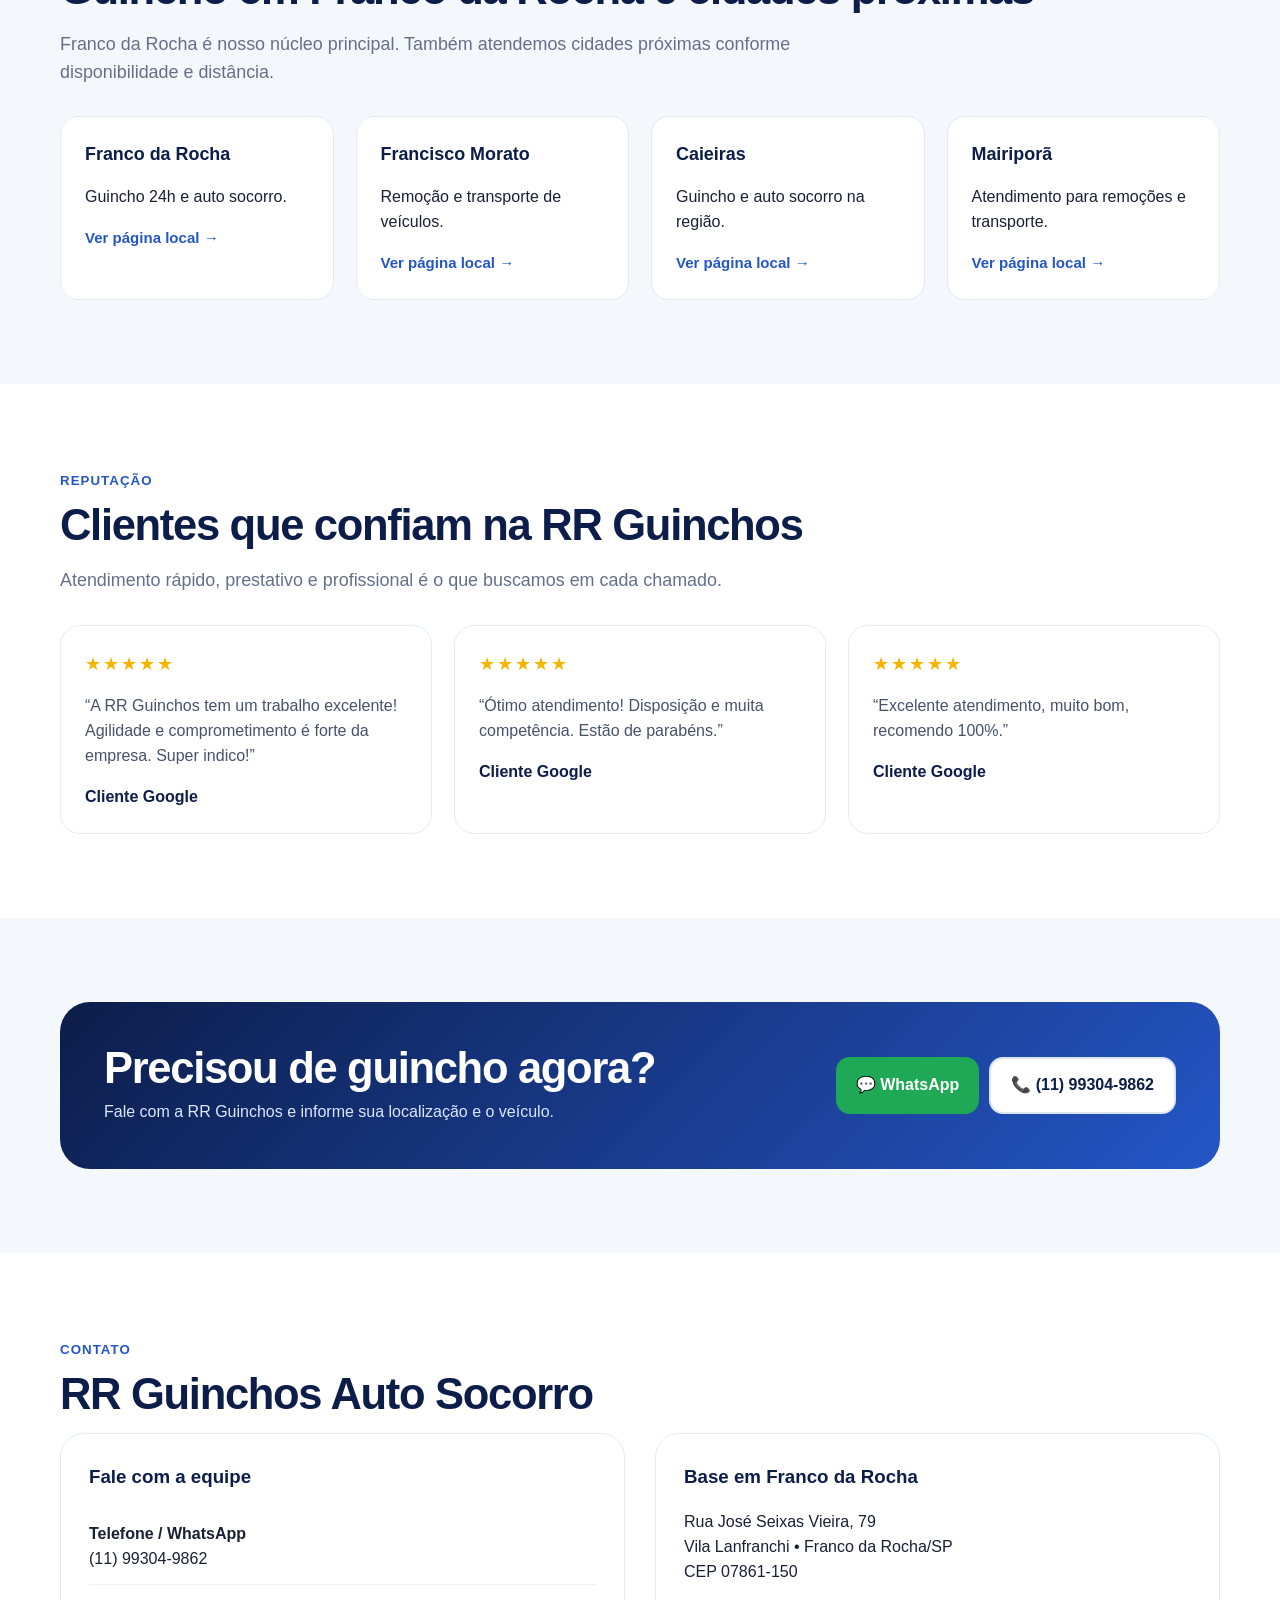
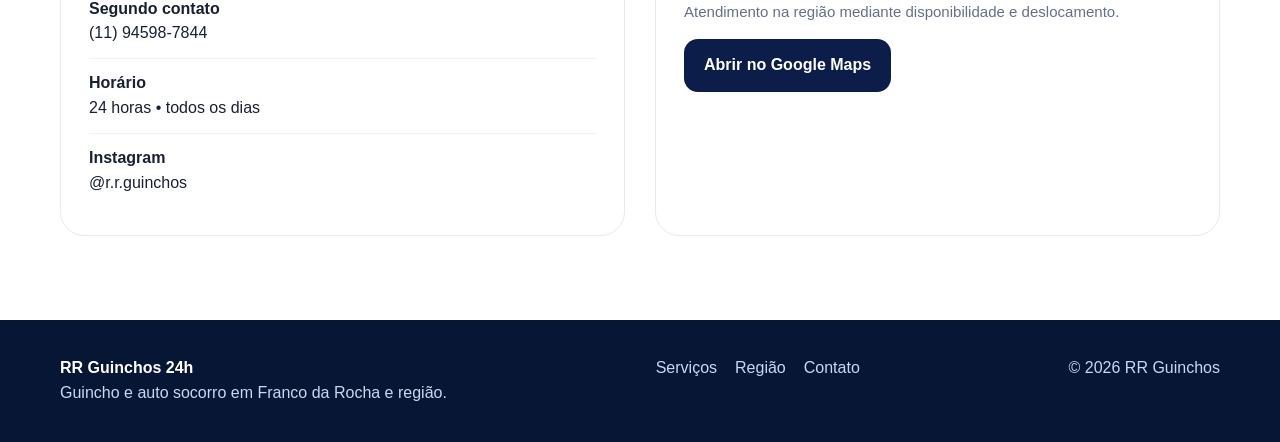
<file: guincho-mairipora.html>
<!doctype html><html lang="pt-BR"><head><meta charset="utf-8"><meta name="viewport" content="width=device-width,initial-scale=1"><title>Guincho em Mairiporã | RR Guinchos 24h</title><meta name="description" content="Guincho, reboque e remoção de veículos em Mairiporã e região, conforme disponibilidade. Atendimento RR Guinchos 24h."><meta name="robots" content="index,follow"><link rel="canonical" href="https://rrguinchos24h.com.br/guincho-mairipora.html"><link rel="stylesheet" href="styles.css"><meta property="og:title" content="RR Guinchos 24h | Franco da Rocha e região"><meta property="og:description" content="Guincho e auto socorro 24 horas. Atendimento rápido, seguro e profissional."><meta property="og:image" content="https://rrguinchos24h.com.br/hilux.jpg"><meta property="og:type" content="website"><script type="application/ld+json">{"@context":"https://schema.org","@type":"TowingService","name":"R.R Guinchos Auto socorro","url":"https://rrguinchos24h.com.br/","telephone":["+55 11 99304-9862","+55 11 94598-7844"],"image":"https://rrguinchos24h.com.br/hilux.jpg","priceRange":"$$","openingHours":"Mo-Su 00:00-23:59","areaServed":["Franco da Rocha","Francisco Morato","Caieiras","Mairiporã"],"address":{"@type":"PostalAddress","streetAddress":"Rua José Seixas Vieira, 79 - Vila Lanfranchi","addressLocality":"Franco da Rocha","addressRegion":"SP","postalCode":"07861-150","addressCountry":"BR"},"sameAs":["https://www.instagram.com/r.r.guinchos"]}</script>
<!-- Google Ads: tag principal para acompanhamento de conversões -->
<script async src="https://www.googletagmanager.com/gtag/js?id=AW-18556802534"></script>
<script>
  window.dataLayer = window.dataLayer || [];
  function gtag() { dataLayer.push(arguments); }
  gtag('js', new Date());
  gtag('config', 'AW-18556802534');
</script>

<!-- Google Ads: conversao por clique no WhatsApp -->
<script>
  // Abre o WhatsApp apos o Google receber o evento ou depois do tempo limite.
  // Em caso de falha da tag, o cliente continua tendo acesso ao WhatsApp.
  function gtag_report_conversion(url) {
    var navigated = false;
    var fallbackTimer;
    var navigate = function () {
      if (navigated) return;
      navigated = true;
      window.clearTimeout(fallbackTimer);
      window.location.assign(url);
    };
    fallbackTimer = window.setTimeout(navigate, 1800);
    try {
      if (typeof window.gtag === 'function') {
        window.gtag('event', 'conversion', {
          'send_to': 'AW-18556802534/yNG6CKWg_LIdEOaryZBF',
          'value': 1.0,
          'currency': 'BRL',
          'event_callback': navigate,
          'event_timeout': 1500
        });
      } else {
        navigate();
      }
    } catch (error) {
      navigate();
    }
    return false;
  }
</script>
</head><body>
<div class="topbar"><div class="container"><span>🚛 Auto Socorro e Guincho 24 horas</span><span><a href="tel:+5511993049862">(11) 99304-9862</a> • <a href="tel:+5511945987844">(11) 94598-7844</a></span></div></div>
<header><div class="container nav"><a class="brand" href="#inicio"><img src="logo.jpg" alt="Logo RR Guinchos"><span>RR GUINCHOS 24H</span></a><nav class="menu"><a href="#servicos">Serviços</a><a href="#frota">Serviços realizados</a><a href="#regiao">Região</a><a href="#avaliacoes">Avaliações</a><a href="#contato">Contato</a></nav><a class="btn btn-whats" href="https://wa.me/5511993049862?text=Olá%2C%20preciso%20de%20um%20guincho." rel="noopener" onclick="return gtag_report_conversion(this.href);">WhatsApp</a></div></header>
<main id="inicio"><section class="hero"><div class="container"><div class="hero-copy"><div class="eyebrow">ATENDIMENTO 24 HORAS • MAIRIPORÃ E REGIÃO</div><h1>Guincho 24h em <span>Mairiporã</span></h1><p>Atendimento de guincho e remoção de veículos em Mairiporã e região, conforme disponibilidade de deslocamento. Carros, motos, vans, utilitários e outros veículos compatíveis com a plataforma.</p><div class="hero-actions"><a class="btn btn-whats" href="https://wa.me/5511993049862?text=Olá%2C%20preciso%20de%20um%20guincho." rel="noopener" onclick="return gtag_report_conversion(this.href);">💬 Chamar no WhatsApp</a><a class="btn btn-primary" href="tel:+5511993049862">📞 Ligar agora</a></div><div class="hero-trust"><span>✓ Atendimento 24h</span><span>✓ Pátio próprio</span><span>✓ Pix e cartão</span></div></div></div></section>
<section id="servicos" class="section"><div class="container"><span class="kicker">Serviços</span><h2>Auto socorro para diferentes necessidades</h2><p class="lead">Atendimento para remoção e transporte de veículos com equipamento adequado e cuidado em cada operação.</p><div class="grid cards"><article class="card"><div class="icon">🚗</div><h3>Reboque de carros</h3><p>Remoção segura de veículos de passeio, SUVs e utilitários.</p></article><article class="card"><div class="icon">🏍️</div><h3>Motos e jet skis</h3><p>Transporte de motos, jet skis e equipamentos recreativos.</p></article><article class="card"><div class="icon">🚐</div><h3>Vans e veículos 3/4</h3><p>Atendimento a vans, veículos comerciais leves e frotas.</p></article><article class="card"><div class="icon">🏗️</div><h3>Máquinas e equipamentos</h3><p>Transporte de empilhadeiras e equipamentos compatíveis com a plataforma.</p></article></div></div></section>
<section class="section alt"><div class="container split"><div><span class="kicker">RR Guinchos</span><h2>Atendimento rápido, seguro e disponível 24 horas</h2><p class="lead">A RR Guinchos atua em Franco da Rocha e região com foco em remoção de veículos e auto socorro. Nosso objetivo é chegar com agilidade e transportar seu veículo com segurança.</p><div class="checklist"><div class="check">✅ <div><b>Atendimento 24 horas</b><br><span class="small">Todos os dias, inclusive fins de semana e feriados.</span></div></div><div class="check">✅ <div><b>Equipe preparada</b><br><span class="small">Serviço cuidadoso, prestativo e profissional.</span></div></div><div class="check">✅ <div><b>Pátio próprio</b><br><span class="small">Estrutura para apoio quando necessário.</span></div></div><div class="check">✅ <div><b>Pagamento facilitado</b><br><span class="small">Pix e cartão.</span></div></div></div></div><img src="van-escolar.jpg" alt="Guincho RR transportando van em atendimento"></div></section>
<section id="frota" class="section"><div class="container"><span class="kicker">Serviços realizados</span><h2>Experiência comprovada na prática</h2><p class="lead">Alguns atendimentos reais executados pela RR Guinchos.</p><div class="grid gallery"><figure><img src="hilux.jpg" alt="Guincho RR transportando Toyota Hilux"><figcaption>Caminhonetes e SUVs</figcaption></figure><figure><img src="caminhao-mercado-livre.jpg" alt="Guincho RR transportando veículo comercial"><figcaption>Veículos comerciais</figcaption></figure><figure><img src="moto-jet-ski.jpg" alt="Guincho RR transportando moto e jet ski"><figcaption>Motos e jet skis</figcaption></figure><figure><img src="empilhadeira.jpg" alt="Guincho RR transportando empilhadeira"><figcaption>Empilhadeiras</figcaption></figure><figure><img src="maquina.jpg" alt="Guincho RR transportando máquina"><figcaption>Máquinas e equipamentos</figcaption></figure><figure><img src="pericia.jpg" alt="Guincho RR transportando veículos"><figcaption>Remoções especiais</figcaption></figure></div></div></section>
<section id="regiao" class="section alt"><div class="container"><span class="kicker">Área de atendimento</span><h2>Guincho em Franco da Rocha e cidades próximas</h2><p class="lead">Franco da Rocha é nosso núcleo principal. Também atendemos cidades próximas conforme disponibilidade e distância.</p><div class="grid cities"><div class="city"><strong>Franco da Rocha</strong><p>Guincho 24h e auto socorro.</p><a href="guincho-franco-da-rocha.html">Ver página local →</a></div><div class="city"><strong>Francisco Morato</strong><p>Remoção e transporte de veículos.</p><a href="guincho-francisco-morato.html">Ver página local →</a></div><div class="city"><strong>Caieiras</strong><p>Guincho e auto socorro na região.</p><a href="guincho-caieiras.html">Ver página local →</a></div><div class="city"><strong>Mairiporã</strong><p>Atendimento para remoções e transporte.</p><a href="guincho-mairipora.html">Ver página local →</a></div></div></div></section>
<section id="avaliacoes" class="section"><div class="container"><span class="kicker">Reputação</span><h2>Clientes que confiam na RR Guinchos</h2><p class="lead">Atendimento rápido, prestativo e profissional é o que buscamos em cada chamado.</p><div class="grid reviews"><article class="review"><div class="stars">★★★★★</div><p>“A RR Guinchos tem um trabalho excelente! Agilidade e comprometimento é forte da empresa. Super indico!”</p><strong>Cliente Google</strong></article><article class="review"><div class="stars">★★★★★</div><p>“Ótimo atendimento! Disposição e muita competência. Estão de parabéns.”</p><strong>Cliente Google</strong></article><article class="review"><div class="stars">★★★★★</div><p>“Excelente atendimento, muito bom, recomendo 100%.”</p><strong>Cliente Google</strong></article></div></div></section>
<section class="section alt"><div class="container"><div class="cta"><div><h2>Precisou de guincho agora?</h2><p>Fale com a RR Guinchos e informe sua localização e o veículo.</p></div><div class="cta-actions"><a class="btn btn-whats" href="https://wa.me/5511993049862?text=Olá%2C%20preciso%20de%20um%20guincho." rel="noopener" onclick="return gtag_report_conversion(this.href);">💬 WhatsApp</a><a class="btn btn-outline" href="tel:+5511993049862">📞 (11) 99304-9862</a></div></div></div></section>
<section id="contato" class="section"><div class="container"><span class="kicker">Contato</span><h2>RR Guinchos Auto Socorro</h2><div class="grid contact-grid"><div class="contact-box"><h3>Fale com a equipe</h3><div class="contact-line"><b>Telefone / WhatsApp</b><br><a href="tel:+5511993049862">(11) 99304-9862</a></div><div class="contact-line"><b>Segundo contato</b><br><a href="tel:+5511945987844">(11) 94598-7844</a></div><div class="contact-line"><b>Horário</b><br>24 horas • todos os dias</div><div class="contact-line"><b>Instagram</b><br><a href="https://www.instagram.com/r.r.guinchos" target="_blank" rel="noopener">@r.r.guinchos</a></div></div><div class="contact-box"><h3>Base em Franco da Rocha</h3><p>Rua José Seixas Vieira, 79<br>Vila Lanfranchi • Franco da Rocha/SP<br>CEP 07861-150</p><p class="small">Atendimento na região mediante disponibilidade e deslocamento.</p><a class="btn btn-dark" href="https://www.google.com/maps/search/?api=1&query=R.R+Guinchos+Auto+socorro+Franco+da+Rocha" target="_blank" rel="noopener">Abrir no Google Maps</a></div></div></div></section></main>
<footer><div class="container footer-row"><div><strong>RR Guinchos 24h</strong><br><span>Guincho e auto socorro em Franco da Rocha e região.</span></div><div class="footer-links"><a href="#servicos">Serviços</a><a href="#regiao">Região</a><a href="#contato">Contato</a></div><div>© 2026 RR Guinchos</div></div></footer>
<div class="floating"><a class="wa" aria-label="WhatsApp" href="https://wa.me/5511993049862?text=Olá%2C%20preciso%20de%20um%20guincho." onclick="return gtag_report_conversion(this.href);">💬</a><a class="ph" aria-label="Ligar" href="tel:+5511993049862">☎</a></div></body></html>
</file>
<file: styles.css>
:root{--navy:#0c1d4a;--blue:#163b8f;--blue2:#2456c7;--black:#0a0a0a;--white:#fff;--light:#f4f7fb;--green:#1fa855;--text:#182033;--muted:#64708a;--radius:22px;--shadow:0 18px 50px rgba(10,28,70,.12)}
*{box-sizing:border-box}html{scroll-behavior:smooth}body{margin:0;font-family:Arial,Helvetica,sans-serif;color:var(--text);background:#fff;line-height:1.55}a{text-decoration:none;color:inherit}img{max-width:100%;display:block}.container{width:min(1160px,92%);margin:auto}
.topbar{background:var(--navy);color:#fff;font-size:.95rem}.topbar .container{display:flex;justify-content:space-between;align-items:center;padding:8px 0;gap:16px;flex-wrap:wrap}.topbar a{font-weight:700}
header{position:sticky;top:0;background:rgba(255,255,255,.95);backdrop-filter:blur(10px);z-index:50;border-bottom:1px solid #e8edf6}.nav{display:flex;align-items:center;justify-content:space-between;padding:13px 0;gap:20px}.brand{display:flex;align-items:center;gap:12px;font-weight:800;color:var(--navy)}.brand img{width:54px;height:54px;object-fit:cover;border-radius:12px}.brand span{font-size:1.05rem}.menu{display:flex;gap:22px;align-items:center;font-weight:700;font-size:.94rem}.menu a:hover{color:var(--blue2)}
.btn{display:inline-flex;align-items:center;justify-content:center;gap:9px;padding:14px 20px;border-radius:14px;font-weight:800;border:0;cursor:pointer;transition:.2s}.btn:hover{transform:translateY(-1px)}.btn-primary{background:var(--blue2);color:#fff}.btn-whats{background:var(--green);color:#fff}.btn-dark{background:var(--navy);color:#fff}.btn-outline{border:2px solid #dbe4f4;color:var(--navy);background:#fff}
.hero{position:relative;min-height:680px;display:grid;align-items:center;background:#07183c;overflow:hidden}.hero:before{content:"";position:absolute;inset:0;background:linear-gradient(90deg,rgba(6,18,49,.95) 0%,rgba(6,18,49,.75) 45%,rgba(6,18,49,.15) 78%),url('hilux.jpg') center/cover no-repeat}.hero .container{position:relative;z-index:2}.hero-copy{max-width:680px;color:#fff;padding:90px 0}.eyebrow{display:inline-flex;padding:7px 12px;border-radius:999px;background:rgba(255,255,255,.12);font-weight:800;letter-spacing:.03em;margin-bottom:18px}.hero h1{font-size:clamp(2.5rem,5vw,5rem);line-height:1.02;margin:0 0 18px;letter-spacing:-.04em}.hero h1 span{color:#7da4ff}.hero p{font-size:1.22rem;max-width:620px;color:#dce7ff}.hero-actions{display:flex;gap:12px;flex-wrap:wrap;margin-top:28px}.hero-trust{display:flex;gap:18px;flex-wrap:wrap;margin-top:28px;color:#dce7ff;font-weight:700}.hero-trust span{display:flex;gap:7px;align-items:center}
.section{padding:84px 0}.section.alt{background:var(--light)}.kicker{color:var(--blue2);font-weight:800;text-transform:uppercase;letter-spacing:.08em;font-size:.83rem}.section h2{font-size:clamp(2rem,3.4vw,3.4rem);line-height:1.05;margin:10px 0 16px;color:var(--navy);letter-spacing:-.03em}.lead{font-size:1.12rem;color:var(--muted);max-width:760px}.grid{display:grid;gap:22px}.cards{grid-template-columns:repeat(4,1fr);margin-top:34px}.card{background:#fff;border:1px solid #e6ecf6;border-radius:var(--radius);padding:26px;box-shadow:var(--shadow)}.card .icon{width:48px;height:48px;border-radius:14px;background:#e9f0ff;color:var(--blue2);display:grid;place-items:center;font-size:1.5rem;margin-bottom:17px}.card h3{margin:0 0 8px;color:var(--navy)}.card p{color:var(--muted);margin:0}
.gallery{grid-template-columns:repeat(3,1fr);margin-top:30px}.gallery figure{margin:0;border-radius:20px;overflow:hidden;background:#fff;box-shadow:var(--shadow);border:1px solid #e5ebf4}.gallery img{width:100%;height:260px;object-fit:cover}.gallery figcaption{padding:14px 16px;font-weight:800;color:var(--navy)}
.split{display:grid;grid-template-columns:1.05fr .95fr;gap:44px;align-items:center}.split img{border-radius:26px;box-shadow:var(--shadow)}.checklist{display:grid;gap:13px;margin-top:24px}.check{display:flex;gap:12px;align-items:flex-start}.check b{color:var(--navy)}
.cities{grid-template-columns:repeat(4,1fr);margin-top:30px}.city{padding:24px;border-radius:18px;background:#fff;border:1px solid #e2e9f5}.city strong{display:block;color:var(--navy);font-size:1.12rem;margin-bottom:6px}.city a{color:var(--blue2);font-weight:800;font-size:.94rem}
.reviews{grid-template-columns:repeat(3,1fr);margin-top:30px}.review{background:#fff;border-radius:20px;padding:24px;border:1px solid #e5ebf4}.stars{color:#f4b400;font-size:1.15rem;letter-spacing:2px}.review p{color:#46526a}.review strong{color:var(--navy)}
.cta{background:linear-gradient(135deg,var(--navy),var(--blue2));color:#fff;border-radius:30px;padding:44px;display:flex;align-items:center;justify-content:space-between;gap:25px;flex-wrap:wrap}.cta h2{color:#fff;margin:0 0 8px}.cta p{margin:0;color:#dce7ff}.cta-actions{display:flex;gap:10px;flex-wrap:wrap}
.contact-grid{grid-template-columns:1fr 1fr;gap:30px}.contact-box{background:#fff;border:1px solid #e4eaf4;border-radius:24px;padding:28px}.contact-box h3{color:var(--navy);margin-top:0}.contact-line{padding:12px 0;border-bottom:1px solid #eef2f8}.contact-line:last-child{border:0}.small{color:var(--muted);font-size:.94rem}
footer{background:#071634;color:#cbd8f3;padding:36px 0}.footer-row{display:flex;justify-content:space-between;gap:20px;flex-wrap:wrap}.footer-row strong{color:#fff}.footer-links{display:flex;gap:18px;flex-wrap:wrap}
.floating{position:fixed;right:18px;bottom:18px;z-index:60;display:flex;flex-direction:column;gap:10px}.floating a{width:56px;height:56px;border-radius:50%;display:grid;place-items:center;color:white;font-size:1.35rem;box-shadow:0 10px 30px rgba(0,0,0,.2)}.floating .wa{background:var(--green)}.floating .ph{background:var(--blue2)}
@media(max-width:900px){.menu{display:none}.cards,.cities{grid-template-columns:repeat(2,1fr)}.gallery{grid-template-columns:repeat(2,1fr)}.reviews{grid-template-columns:1fr}.split,.contact-grid{grid-template-columns:1fr}.hero{min-height:620px}.hero:before{background:linear-gradient(180deg,rgba(5,17,47,.86),rgba(5,17,47,.76)),url('hilux.jpg') center/cover no-repeat}}
@media(max-width:580px){.section{padding:62px 0}.cards,.cities,.gallery{grid-template-columns:1fr}.hero-copy{padding:70px 0}.hero h1{font-size:2.65rem}.hero-actions .btn{width:100%}.cta{padding:30px 24px}.brand span{display:none}.topbar .container{justify-content:center}.gallery img{height:230px}}
</file>
